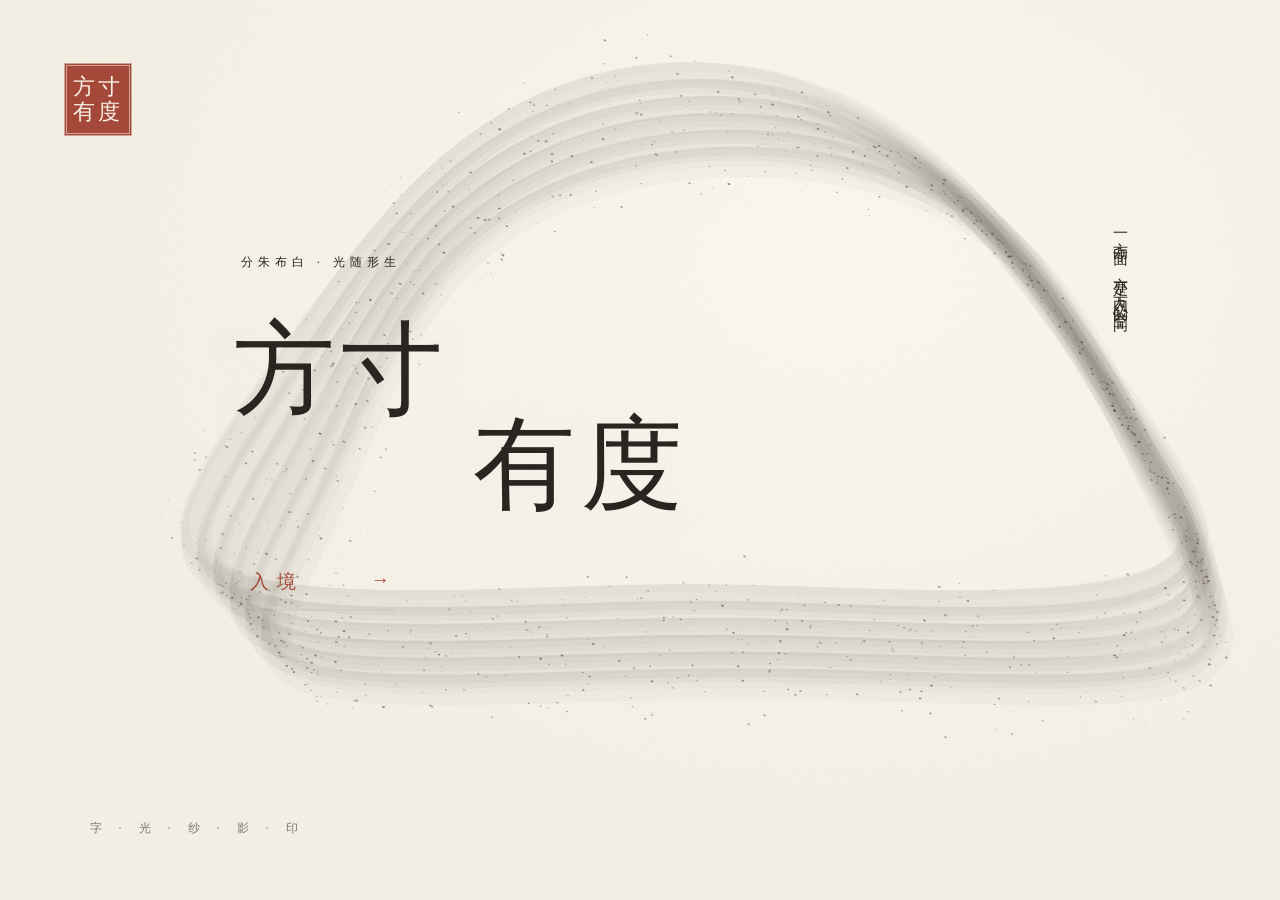
<file: index.html>
<html lang="zh-CN"><head><meta charset="UTF-8"><meta name="viewport" content="width=device-width, initial-scale=1.0"><title>方寸有度 · 布白</title>  <script type="module" crossorigin src="/assets/main-BiDIo-YN.js"></script>
  <link rel="modulepreload" crossorigin href="/assets/modulepreload-polyfill-B5Qt9EMX.js">
  <link rel="modulepreload" crossorigin href="/assets/Archive-DB9XDc_L.js">
  <link rel="stylesheet" crossorigin href="/assets/Archive-CqUvVPlw.css">
  <link rel="stylesheet" crossorigin href="/assets/main-DHMQUC94.css">
</head><body><div id="root"></div></body></html>
</file>
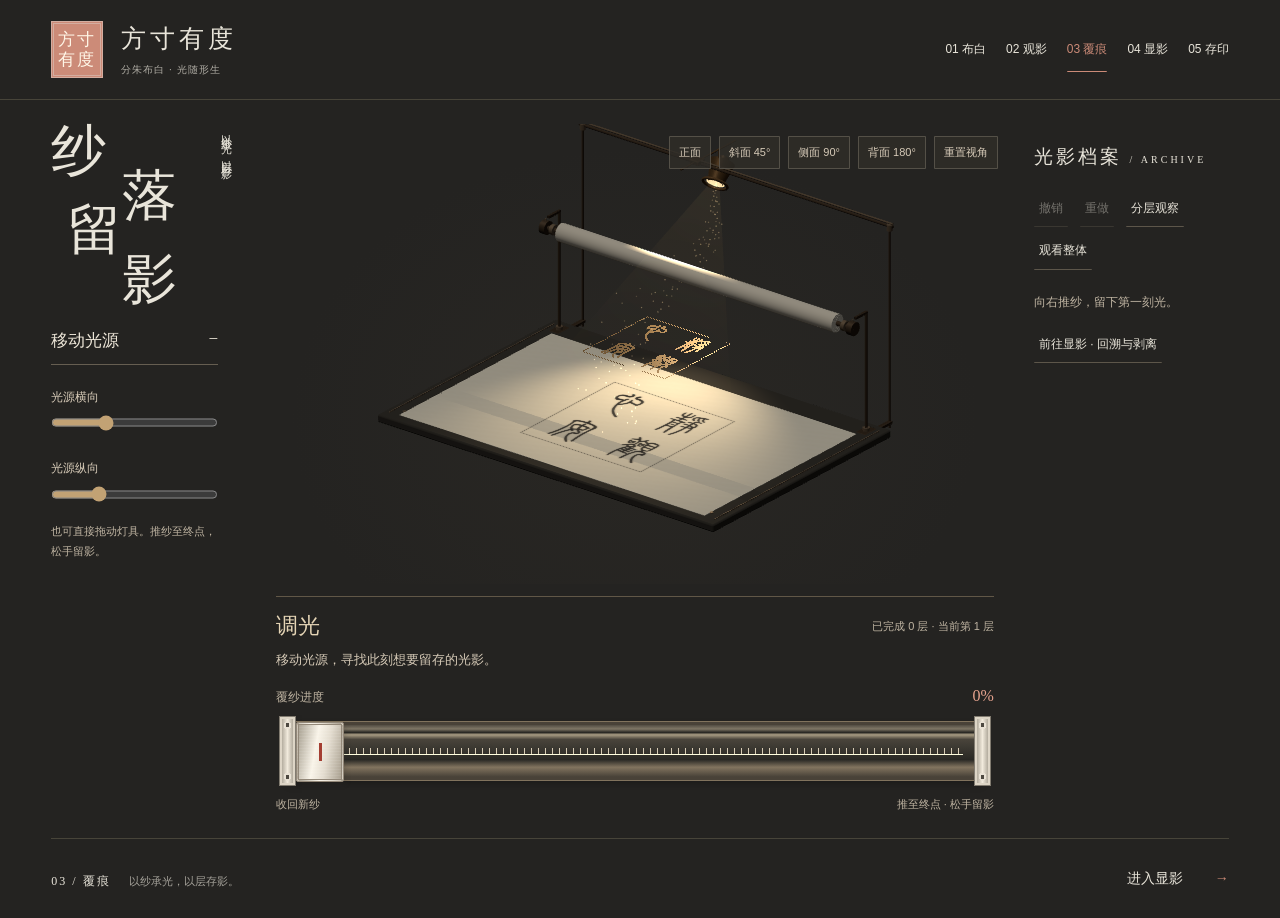
<file: gauze.html>
<!doctype html><html lang="zh">
<script type="module" crossorigin src="/assets/gauze-4qnzo9Ts.js"></script>
<link rel="modulepreload" crossorigin href="/assets/modulepreload-polyfill-B5Qt9EMX.js">
<meta charset="UTF-8"><meta name="viewport" content="width=device-width,initial-scale=1"><title>纱落留影 · 独立原型</title><div id="root"></div></html>
</file>
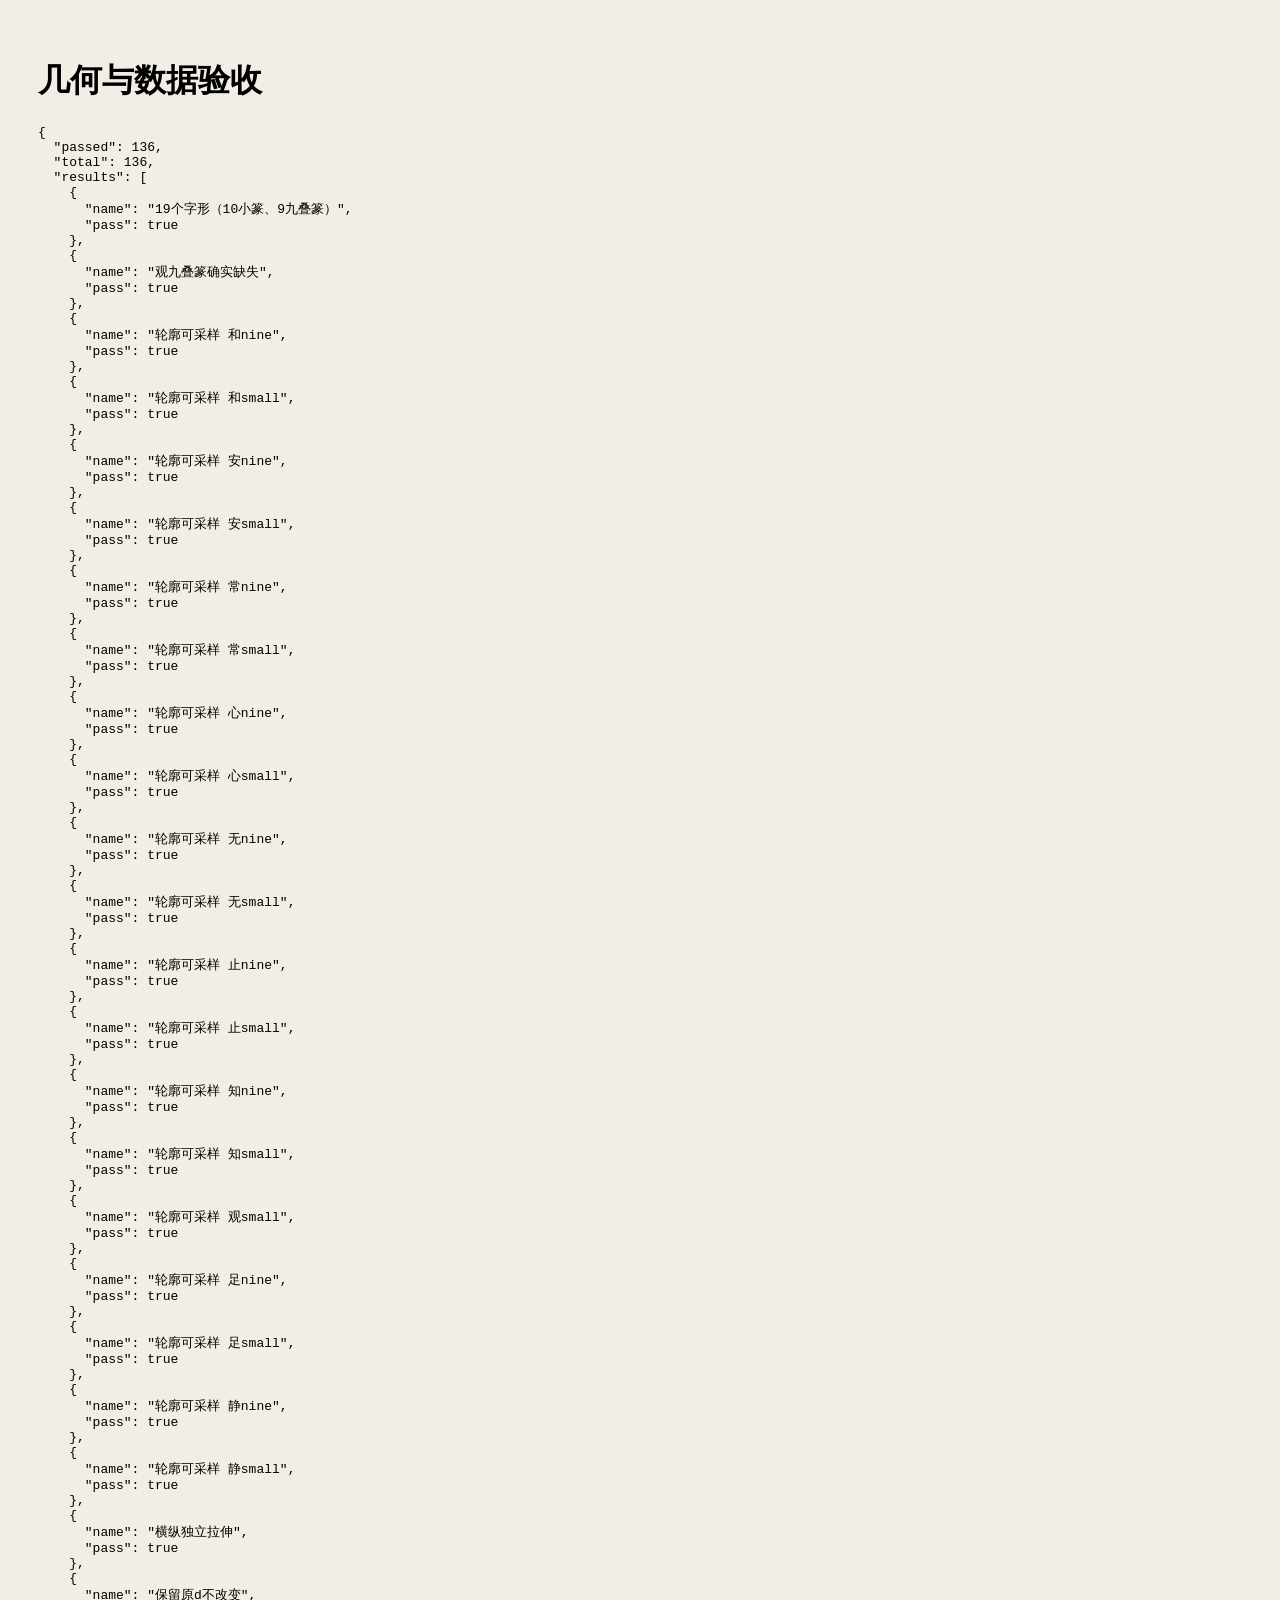
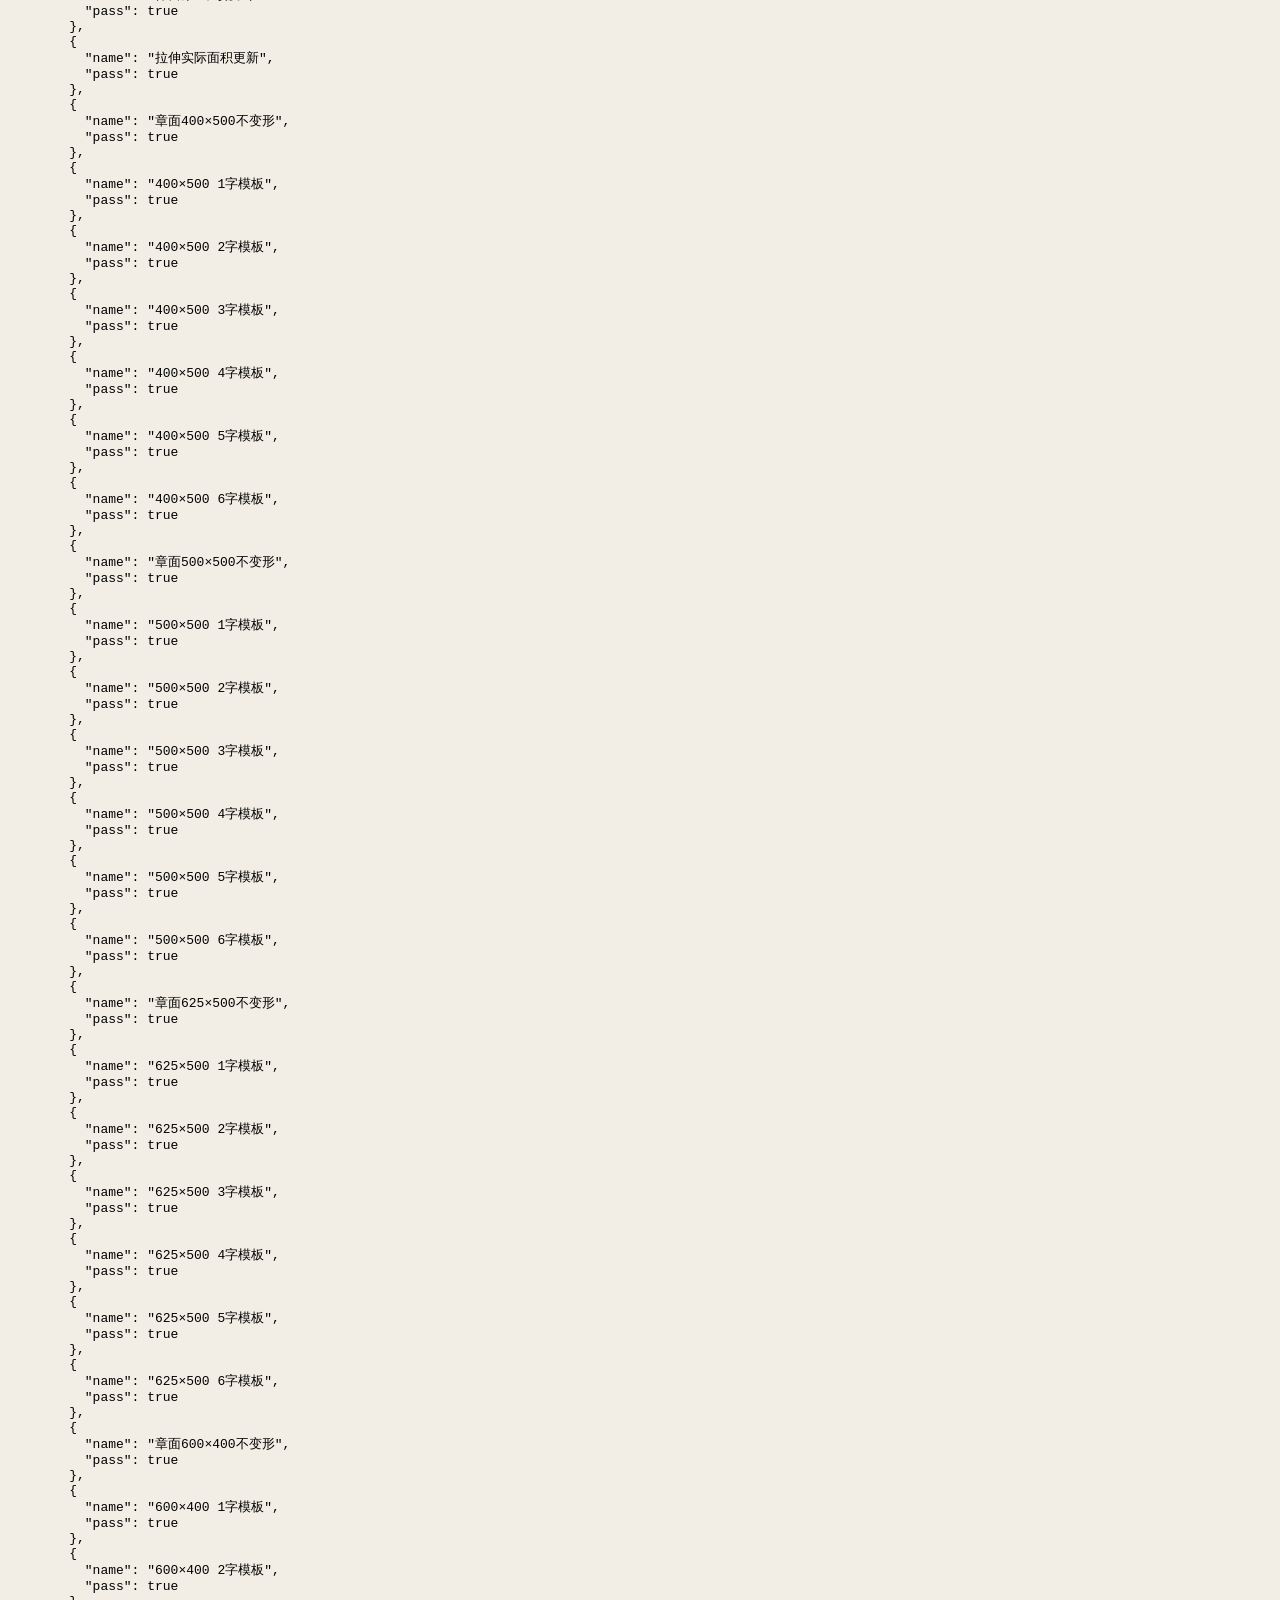
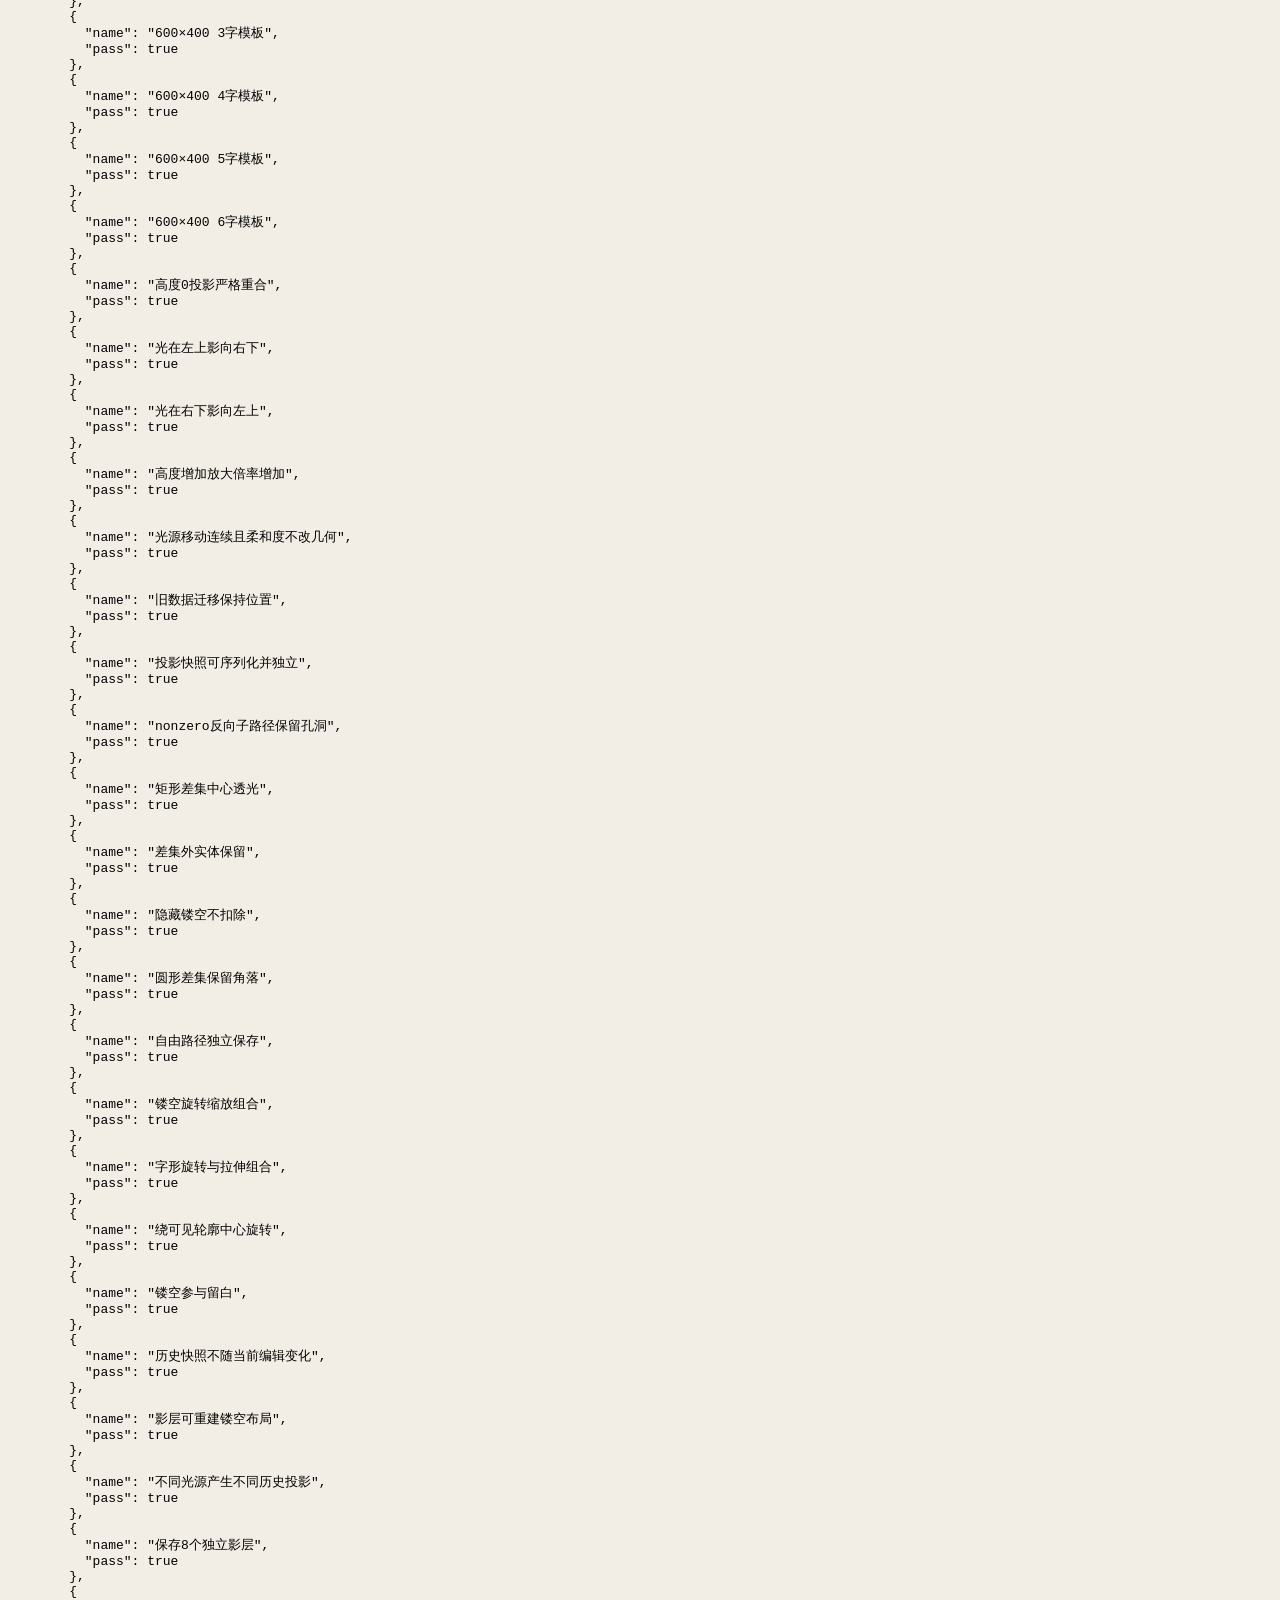
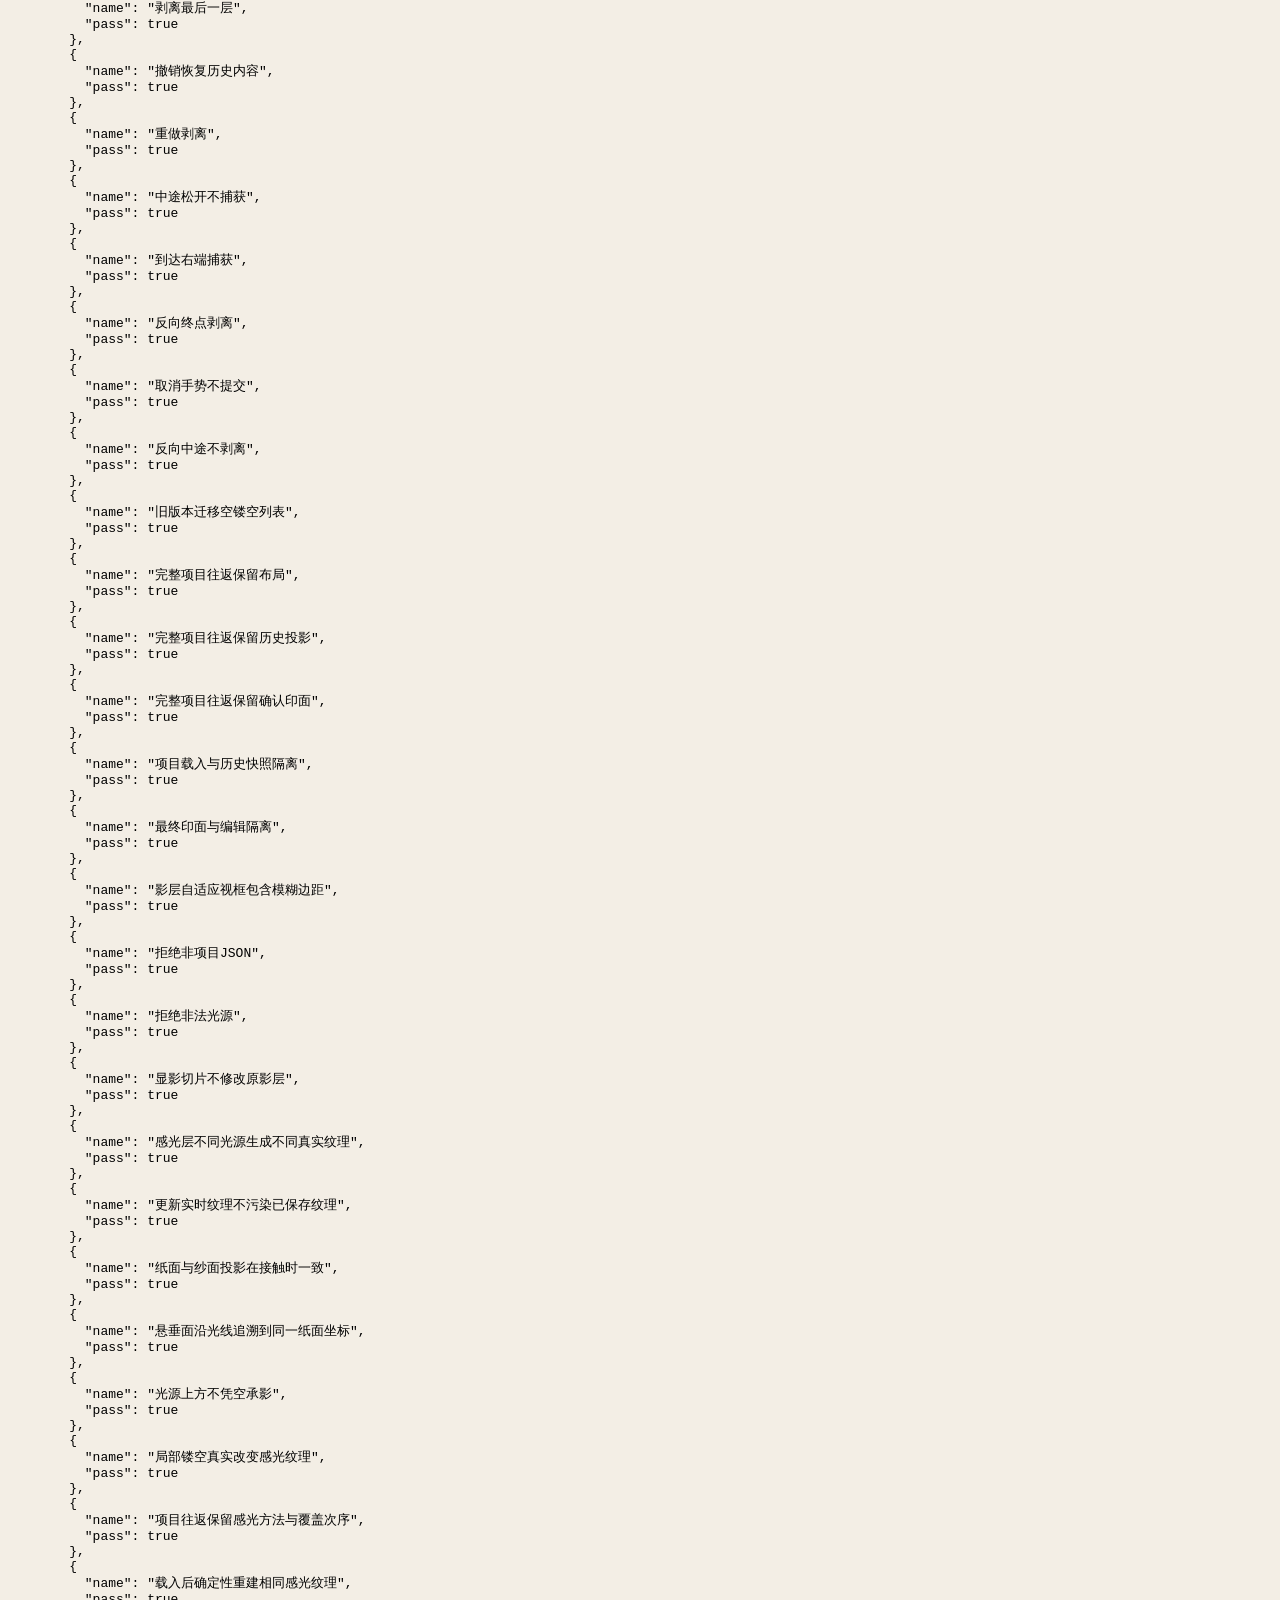
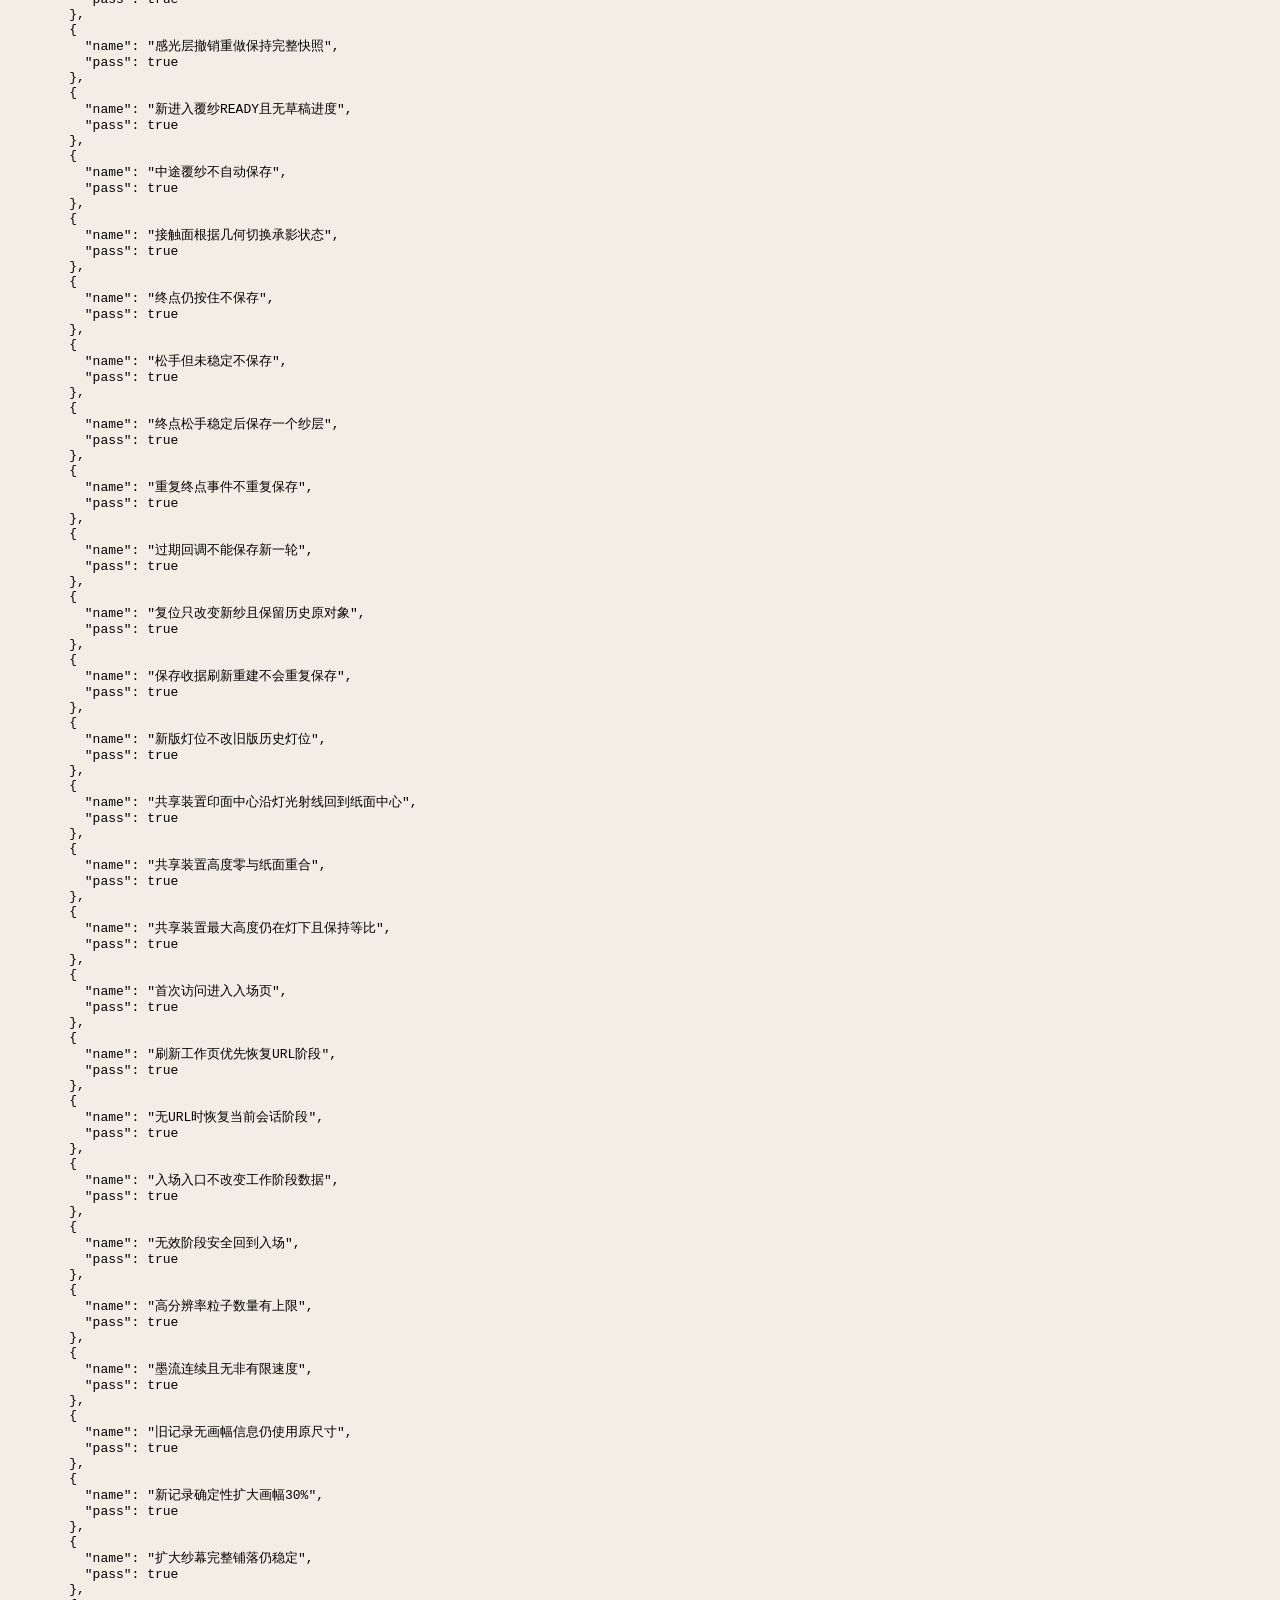
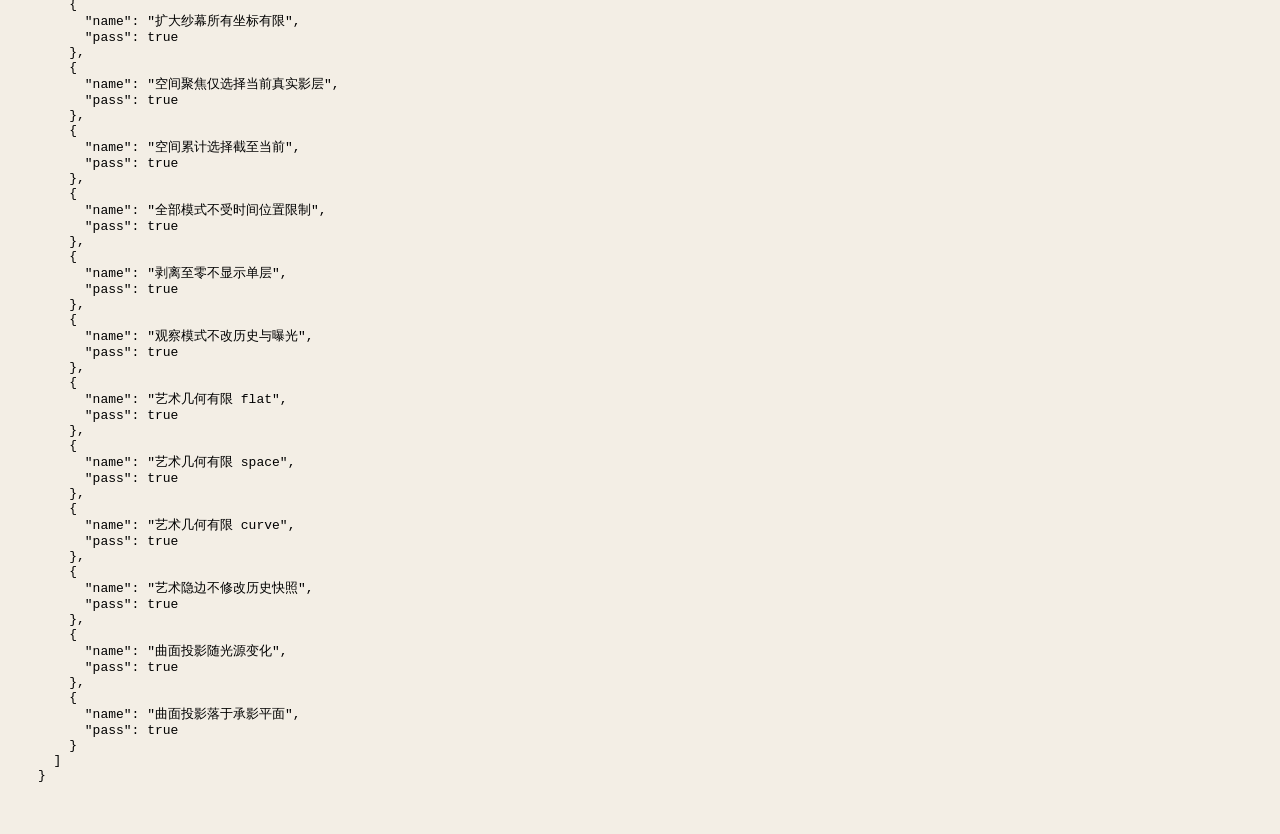
<file: qa.html>
<!doctype html><html lang="zh"><meta charset="UTF-8"><title>方寸有度 · 几何验收</title><script type="module" crossorigin src="/assets/qa-GACqm1_1.js"></script>
<link rel="modulepreload" crossorigin href="/assets/modulepreload-polyfill-B5Qt9EMX.js">
<link rel="modulepreload" crossorigin href="/assets/Archive-DB9XDc_L.js">
<link rel="stylesheet" crossorigin href="/assets/Archive-CqUvVPlw.css">

<body style="font-family:system-ui;padding:30px;background:#f3eee5"><h1>几何与数据验收</h1><pre id="results">运行中</pre></body></html>
</file>
<file: assets/Archive-CqUvVPlw.css>
.stackWork .three-study{height:440px;position:relative}.stackWork .three-study canvas{width:100%;height:100%;display:block}.stackWork .three-study-tools{display:flex;gap:8px;flex-wrap:wrap;font-size:12px}.stackWork .three-study-shell{min-width:0}.exhibition-reveal>main.reveal-art{display:grid;grid-template-columns:minmax(0,1fr) 175px;gap:15px 25px;padding:0 5vw 12px;min-height:0;position:relative}.art-mode-nav{grid-column:1/3;display:flex;gap:35px;align-items:center}.art-mode-nav button{font:23px var(--ex-serif)!important;padding:8px 0!important}.art-mode-nav small{display:block;font:10px Microsoft YaHei;letter-spacing:3px;margin-top:8px;color:#8b8071}.art-mode-nav button:last-child{margin-left:auto;font:12px var(--ex-serif)!important}.art-canvas{height:calc(100dvh - 400px);min-height:310px;position:relative;touch-action:none;background:radial-gradient(ellipse at 50% 72%,#c5b99e24,transparent 68%)}.art-canvas canvas{display:block;width:100%;height:100%;cursor:grab}.art-canvas canvas:active{cursor:grabbing}.art-toolbar{display:flex;align-items:center;gap:20px;flex-wrap:wrap}.art-toolbar p{font:12px var(--ex-serif);margin-right:auto;color:#7e705e}.art-toolbar label{font-size:12px}.art-time{display:flex;align-items:center;gap:20px;margin-top:16px;font-size:12px}.art-time input{flex:1}.exhibition .reveal-art>aside{max-height:calc(100dvh - 370px);overflow:auto;margin:0;padding:0}.reveal-art aside h3{margin:12px 0 25px}.exhibition .reveal-art aside button{display:block;width:100%;text-align:left;padding:12px 0;font-size:12px}.reveal-art aside button span{font:20px Georgia;margin-right:18px}.reveal-art aside small{display:block;padding-left:40px;color:#9b8d7a}.reveal-art aside p{font-size:11px;margin-top:25px}.art-empty{min-height:310px;display:grid;place-items:center}.art-toolbar button:focus-visible,.art-mode-nav button:focus-visible{outline:2px solid #a44839;outline-offset:4px}@media(max-width:850px){.exhibition-reveal>main.reveal-art{grid-template-columns:1fr;padding:0 20px}.art-mode-nav{grid-column:1;gap:20px;flex-wrap:wrap}.art-canvas{height:430px}.reveal-art aside{max-height:180px}.art-toolbar{gap:10px}}
</file>
<file: assets/main-DHMQUC94.css>
:root{--ex-paper:#eeefeb;--ex-ink:#30332f;--ex-muted:#74766d;--ex-line:#777b6a36;--ex-red:#a44839;--ex-serif:"Source Han Serif SC","Noto Serif CJK SC","Songti SC",SimSun,serif}body{background:var(--ex-paper)}.exhibition,.gauze.shared-instrument{position:relative;background:var(--ex-paper);color:var(--ex-ink);min-height:100dvh;padding:0;font:13px/1.7 Microsoft YaHei,sans-serif;overflow-x:clip}.exhibition *,.gauze.shared-instrument *{scrollbar-width:thin;scrollbar-color:#9c9e9166 transparent}.exhibition button{border:0;border-bottom:1px solid var(--ex-line);background:transparent;color:inherit;font-size:12px;padding:8px 5px}.exhibition button:hover:not(:disabled){color:var(--ex-red);background:#878a7710}.exhibition button[aria-pressed=true]{color:var(--ex-red);border-color:var(--ex-red)}.exhibition .exhibition-header,.gauze .exhibition-header{height:100px;padding:20px 4vw;display:flex;align-items:center;gap:18px;border-bottom:1px solid var(--ex-line);background:transparent;justify-content:initial}.exhibition .exhibition-logo,.gauze .exhibition-logo{font:17px/1.12 var(--ex-serif);letter-spacing:2px;padding:6px 4px;background:var(--ex-red);color:#fff6e7;border:3px double #d4ada0;text-decoration:none;flex-shrink:0}.exhibition-brand{font:25px var(--ex-serif);letter-spacing:4px}.exhibition-brand small{display:block;font:10px/1.5 Microsoft YaHei,sans-serif;letter-spacing:1px;margin-top:7px;opacity:.7}.exhibition .exhibition-header nav,.gauze .exhibition-header nav{margin-left:auto;display:flex;gap:24px}.exhibition .exhibition-header button,.gauze .exhibition-header button{border:0;border-bottom:1px solid transparent;padding:12px 0;font-size:12px;white-space:nowrap}.exhibition .exhibition-header button[aria-pressed=true],.gauze .exhibition-header button[aria-pressed=true]{color:var(--ex-red);border-color:var(--ex-red)}.exhibition-title{position:absolute;z-index:1;left:4vw;top:125px;width:220px;pointer-events:none}.exhibition-title h1{font:600 66px/.94 var(--ex-serif);margin:0;letter-spacing:0;display:grid;grid-template-columns:1fr 1fr;width:155px}.exhibition-title h1 span:nth-child(2){padding-top:45px}.exhibition-title h1 span:nth-child(3){margin-top:-18px;padding-left:16px}.exhibition-title h1 span:nth-child(4){padding-top:32px}.exhibition-title p{position:absolute;top:0;right:0;writing-mode:vertical-rl;font:12px/1.8 var(--ex-serif);letter-spacing:3px;margin:0;max-height:215px}.exhibition>main,.gauze.shared-instrument>main{display:grid;grid-template-columns:220px minmax(0,1fr) 220px;gap:32px;padding:24px 4vw;max-width:none;margin:0;min-height:calc(100dvh - 180px);align-items:start}.exhibition>main>aside,.gauze.shared-instrument>main>aside{overflow-y:auto;max-height:calc(100dvh - 220px);padding:0 8px 20px 0;min-width:0;scrollbar-gutter:stable}.exhibition>main>aside:first-child,.gauze.shared-instrument .instructions{padding-top:235px;max-height:calc(100dvh - 180px);grid-column:1;grid-row:1}.exhibition .workspace{padding:0;border:0;min-width:0}.exhibition .workspace,.exhibition .revealPaper,.exhibition .albumPaper{animation:exhibit-arrival .4s ease both}.exhibition .eyebrow,.exhibition>main>aside:first-child>h2{display:none}.exhibition h3{font:22px var(--ex-serif)}.exhibition aside p,.exhibition label{color:#61655b;font-size:12px}.exhibition .hint{font-size:11px}.exhibition .sectionTitle{margin:20px 0 10px;padding-bottom:6px;border-color:var(--ex-line)}.exhibition .characters{grid-template-columns:repeat(5,1fr);gap:4px}.exhibition .characters button{border:0;padding:8px 0}.exhibition .characters strong{font:25px var(--ex-serif)}.exhibition .characters small{font-size:9px}.exhibition .segmented{background:transparent;border:0;gap:10px;padding:0}.exhibition .segmented button{background:transparent;border:0;border-bottom:1px solid var(--ex-line);padding:9px 0}.exhibition .segmented button[aria-pressed=true]{color:var(--ex-red);border-color:var(--ex-red)}.exhibition input[type=range]{accent-color:#8b806b}.exhibition .boardWrap{max-width:620px;margin:18px auto;padding:24px 40px}.exhibition .board{max-height:min(580px,calc(100dvh - 335px));background:#f6f4ed;box-shadow:0 16px 35px #34372c0b;outline-color:#969b7d33}.exhibition .board.observe{background:#dddcd3;color:#30332f}.exhibition .boardCaption{margin-top:20px;letter-spacing:2px}.exhibition .quote{font-size:17px;margin-top:24px}.exhibition .right>h2{font-size:22px}.exhibition .notice{margin-top:10px;padding:10px 0;min-height:40px}.exhibition .archiveStage>aside{gap:12px;display:flex;flex-direction:column}.exhibition .revealPaper,.exhibition .albumPaper{background:transparent;box-shadow:none;border:0;align-self:start}.exhibition .revealPaper>svg{max-height:calc(100dvh - 310px)}.exhibition .timeline{padding:20px 0;border-top:1px solid var(--ex-line);gap:12px}.exhibition .timeline label{margin:0}.exhibition .timeline button{white-space:nowrap;font-size:11px}.exhibition .archiveStage aside:last-child button{border:0;border-left:1px solid var(--ex-line);background:transparent}.exhibition .archiveStage aside:last-child button[aria-pressed=true]{border-color:var(--ex-red);color:var(--ex-red);background:#a4483906}.exhibition .archiveStage aside:last-child small{font-size:11px}.exhibition .albumPaper{padding:20px 0}.exhibition .albumPaper>svg{max-height:calc(100dvh - 230px)}.exhibition .save{color:var(--ex-red);background:transparent}.exhibition .importLabel{border-top:1px solid var(--ex-line);padding-top:12px}.exhibition .importLabel input{max-width:100%;font-size:10px}.exhibition .exhibition-footer,.gauze .exhibition-footer{height:80px;margin:0 4vw;padding:14px 0;display:flex;align-items:center;justify-content:space-between;border-top:1px solid var(--ex-line)}.exhibition-footer>span{font:12px var(--ex-serif);letter-spacing:2px}.exhibition-footer small{display:inline-block;margin-left:18px;font:11px Microsoft YaHei,sans-serif;letter-spacing:0;opacity:.65}.exhibition .exhibition-footer button,.gauze .exhibition-footer button{background:transparent;color:inherit;font-size:14px;border:0;padding:10px 0}.exhibition-footer button span{margin-left:28px;color:var(--ex-red)}.gauze.shared-instrument .installation{max-width:none;width:100%}.gauze.shared-instrument .archive{grid-column:3;grid-row:1;margin:20px 0 0}.gauze.shared-instrument .three-study{height:calc(100dvh - 385px);min-height:330px;max-height:none}.gauze.shared-instrument .release-control{margin-top:12px}.gauze.shared-instrument .room-caption{padding:16px 0}.gauze.shared-instrument .instrument-notes{margin-top:20px}.gauze.shared-instrument .control-content label{width:100%}.gauze.shared-instrument .instructions summary{font-size:17px}.gauze.shared-instrument.gauze-darkroom{--ex-ink:#e9e5da;--ex-line:#a89e7c44;--ex-red:#cc8b78;background:#242321;color:#e9e5da}.gauze-darkroom .exhibition-title{color:#e9e5da}@keyframes exhibit-arrival{0%{opacity:0;transform:translateY(8px)}to{opacity:1;transform:none}}@media(max-width:1450px){.exhibition>main,.gauze.shared-instrument>main{grid-template-columns:185px minmax(0,1fr) 195px;gap:24px}.exhibition-title{width:185px}.exhibition-title h1{font-size:55px;width:130px}.exhibition-title p{font-size:11px}.exhibition>main>aside:first-child,.gauze.shared-instrument .instructions{padding-top:205px}.exhibition .boardWrap{padding:24px}.exhibition .exhibition-header nav,.gauze .exhibition-header nav{gap:20px}.exhibition-footer small{max-width:350px}.gauze.shared-instrument .three-study{min-height:290px}}@media(max-width:850px){.exhibition .exhibition-header,.gauze .exhibition-header{height:auto;min-height:110px;flex-wrap:wrap;padding:16px 20px}.exhibition-brand{font-size:21px}.exhibition .exhibition-header nav,.gauze .exhibition-header nav{width:100%;gap:8px;justify-content:space-between}.exhibition-title{position:relative;top:auto;left:auto;margin:24px 20px;width:calc(100% - 40px)}.exhibition-title h1{display:flex;gap:10px;width:auto;font-size:43px}.exhibition-title h1 span:nth-child(n){padding:0;margin:0}.exhibition-title p{position:static;writing-mode:horizontal-tb;margin-top:14px;max-height:none}.exhibition>main,.gauze.shared-instrument>main{grid-template-columns:1fr;padding:20px;gap:24px;min-height:0}.exhibition>main>aside,.gauze.shared-instrument>main>aside{max-height:none;overflow:visible}.exhibition>main>aside:first-child,.gauze.shared-instrument .instructions{padding-top:0;grid-column:1;grid-row:auto}.exhibition .workspace,.gauze.shared-instrument .installation,.gauze.shared-instrument .archive,.gauze.shared-instrument .instrument-notes{grid-column:1;grid-row:auto}.exhibition .board{max-height:480px}.exhibition .revealPaper>svg,.exhibition .albumPaper>svg{max-height:none}.exhibition-footer small{display:none}.gauze.shared-instrument .three-study{height:430px}.exhibition .exhibition-footer,.gauze .exhibition-footer{margin:0 20px}.exhibition .archiveStage>aside:last-child{grid-column:1}}@media(prefers-reduced-motion:reduce){.exhibition .workspace,.exhibition .revealPaper,.exhibition .albumPaper{animation:none}}.exhibition .layout-settings{border-top:1px solid var(--ex-line);margin-top:22px;padding-top:12px}.layout-settings summary{cursor:pointer;font:15px var(--ex-serif);margin-bottom:14px}.exhibition .pending-edition{text-align:center;padding:25px 30px}.pending-edition>span{font:12px var(--ex-serif);letter-spacing:6px;color:var(--ex-muted)}.exhibition .pending-impression{max-width:360px;width:65%;max-height:calc(100dvh - 350px);margin:50px auto 35px}.pending-impression svg{display:block;max-height:inherit}.pending-edition h2{font:24px var(--ex-serif)}.pending-edition p{font-size:12px;color:var(--ex-muted)}.timeline-nodes{display:flex;gap:8px;padding:0 0 15px;flex-wrap:wrap}.exhibition .timeline-nodes button{padding:5px 8px;font:12px Georgia,serif;min-width:30px}.exhibition .timeline-nodes button[aria-pressed=true]{background:var(--ex-red);color:var(--ex-paper)}@media(min-width:851px){.exhibition>main>aside:first-child,.gauze.shared-instrument .instructions{padding-top:0;margin-top:235px;max-height:calc(100dvh - 420px)}}@media(min-width:851px)and (max-width:1450px){.exhibition>main>aside:first-child,.gauze.shared-instrument .instructions{margin-top:205px;max-height:calc(100dvh - 390px)}}@media(max-width:850px){.pending-edition{padding:20px}.exhibition .pending-impression{max-height:none;margin:30px auto}}.entrance{position:relative;display:block;width:100%;max-width:none;height:100dvh;min-height:600px;margin:0;padding:0;overflow:hidden;background:#eeefeb;color:#292c27}.entrance canvas{position:absolute;top:0;right:0;bottom:0;left:0;width:100%;height:100%;pointer-events:none}.entrance-seal{position:absolute;top:7vh;left:5vw;background:#a44839;color:#faf2e6;border:3px double #cfa396;padding:8px 6px;font:22px/1.15 var(--ex-serif);letter-spacing:3px}.entrance-caption{position:absolute;top:17vh;right:7vw;writing-mode:vertical-rl;font:15px/2.2 var(--ex-serif);letter-spacing:5px}.entrance-centre{position:absolute;left:50%;top:46%;transform:translate(-50%,-50%);text-align:center;transition:opacity .48s,transform .48s}.entrance-centre>p{font:14px var(--ex-serif);letter-spacing:7px;margin:0 0 40px}.entrance h1{font:500 clamp(70px,7vw,136px)/1.15 var(--ex-serif);letter-spacing:16px;margin:0;display:flex;gap:12px;align-items:flex-start}.entrance h1 span:last-child{padding-top:65px}.entrance button{border:0;border-bottom:1px solid #777c6866;background:transparent;margin-top:65px;padding:15px 5px;width:150px;text-align:left;font:19px var(--ex-serif);letter-spacing:8px;color:#a44839}.entrance button span{float:right;letter-spacing:0}.entrance button:hover{background:transparent;border-color:#a44839}.entrance-foot{position:absolute;bottom:6vh;left:50%;transform:translate(-50%);font:12px var(--ex-serif);letter-spacing:7px;color:#777b70;white-space:nowrap}.entrance.departing .entrance-centre{opacity:0;transform:translate(-50%,-54%)}.entrance.departing canvas{transition:opacity .48s;opacity:.3}@media(max-width:850px){.entrance h1{font-size:64px;letter-spacing:6px}.entrance-centre>p{font-size:12px;letter-spacing:3px}.entrance-caption{font-size:11px;right:6vw}.entrance h1 span:last-child{padding-top:48px}.entrance-seal{font-size:17px}}.gauze.shared-instrument{display:block;height:auto;overflow-y:visible}.gauze.shared-instrument>main{height:auto}.gauze.shared-instrument .three-study{height:calc(100dvh - 440px);min-height:270px}.exhibition>main{box-sizing:border-box}.exhibition .exhibition-footer,.gauze .exhibition-footer{box-sizing:border-box}@media(max-width:850px){.gauze.shared-instrument .three-study{height:430px;min-height:0}}.gauze{--paper:#f8f5eb;--ink:#302b28;--red:#a43e32;--stone:#c4b49f;--muted:#726653}.gauze *{box-sizing:border-box}.gauze{margin:0;padding:16px;background:var(--stone);color:var(--ink);font:13px/1.65 Microsoft YaHei,sans-serif}.gauze{position:relative;min-height:calc(100vh - 32px);background:var(--paper);overflow:hidden}.gauze button,.gauze input,.gauze summary{font:inherit}.gauze button,.gauze a,.gauze summary{-webkit-tap-highlight-color:transparent}.gauze button{cursor:pointer;background:transparent;border:0;border-bottom:1px solid #b2a28866;padding:8px 5px;color:inherit}.gauze button:disabled{opacity:.4;cursor:default}.gauze button:hover:not(:disabled){color:var(--red)}.gauze button:focus-visible,.gauze a:focus-visible,.gauze input:focus-visible,.gauze summary:focus-visible{outline:2px solid var(--red);outline-offset:4px}.gauze header{height:90px;display:flex;align-items:center;gap:16px;padding:20px 34px}.gauze .edition-mark{font:16px/1.15 SimSun,serif;color:var(--red);text-decoration:none;border:1px solid;padding:6px;letter-spacing:2px}.gauze .catalogue{font:16px/1.7 SimSun,serif}.gauze .catalogue em{font:11px Microsoft YaHei;color:var(--muted);font-style:normal}.gauze .back-link{margin-left:auto;color:var(--muted);font-size:12px;text-underline-offset:5px}.gauze .work-title{position:absolute;left:48px;top:135px;width:220px}.gauze .work-title h1{display:flex;gap:14px;margin:0;font:700 64px/1.15 KaiTi,STKaiti,SimSun,serif;letter-spacing:5px}.gauze .work-title h1 span{writing-mode:vertical-rl}.gauze .work-title h1 span:first-child{padding-top:36px}.gauze .work-title h1 span:last-child{font-size:54px}.gauze .work-title p{position:absolute;left:155px;top:22px;margin:0;writing-mode:vertical-rl;font:13px/1.8 SimSun;letter-spacing:2px}.gauze .red-seal{display:block;width:42px;height:42px;margin:24px 0 0 80px;color:var(--red)}.gauze .red-seal svg{width:100%;height:100%}.gauze main{position:relative;padding:0 34px 0 290px}.gauze .installation{min-width:0}.gauze .apparatus-label{display:flex;justify-content:space-between;padding:0 24px;color:var(--muted);font-size:12px}.gauze .apparatus-label small{font-size:12px}.gauze .installation canvas{display:block;width:100%;height:470px;object-fit:contain}.gauze .instructions{position:absolute;top:320px;left:34px;width:225px}.gauze .instructions summary{cursor:pointer;background:var(--ink);color:var(--paper);padding:12px 16px;font:17px SimSun;list-style:none}.gauze .instructions summary:after{content:"−";float:right}.gauze .instructions details:not([open]) summary:after{content:"＋"}.gauze .control-content{display:flex;flex-wrap:wrap;gap:10px;padding:12px 4px}.gauze .control-content>.section-no,.gauze .control-content>h2,.gauze .control-content>p{display:none}.gauze .control-content label{display:block;width:100px;font-size:12px}.gauze .control-content input{display:block;width:100%;accent-color:var(--red);margin:8px 0}.gauze .control-content button{font-size:12px;padding:5px 2px}.gauze .control-content>small{font-size:11px;color:var(--muted);line-height:1.8}.gauze .track{position:relative;height:38px;margin:0 22px;border:1px solid #a19784;background:linear-gradient(#d0c6b2 0,#d0c6b2 12%,#8c8373 13%,#8c8373 16%,#f8f5eb 18%,#f8f5eb 77%,#aaa08d 79%,#aaa08d 82%,#d9cebb 84%);-webkit-user-select:none;user-select:none;touch-action:none}.gauze .track:before,.gauze .track:after{content:"";position:absolute;top:-5px;width:8px;height:46px;background:#aaa18e;border:1px solid #e3dccd}.gauze .track:before{left:-10px}.gauze .track:after{right:-10px}.gauze .track button{position:absolute;transform:translate(-50%);width:42px;height:35px;background:linear-gradient(100deg,#ded7c9,#faf7ee,#b5aa98);border:1px solid #a49782;font:18px Georgia;touch-action:none;-webkit-user-select:none;user-select:none;padding:4px}.gauze .installation>p{font-size:12px;color:var(--muted);margin:12px 22px;min-height:38px}.gauze .archive{display:flex;align-items:center;flex-wrap:wrap;gap:16px;margin:28px 0 0 -256px;padding:20px 0;border-top:1px solid #ab9c8155}.gauze .archive h2{font:26px SimSun;margin:0 15px 0 0}.gauze .archive>p{font-size:12px;color:var(--muted);max-width:340px;margin-left:auto}.gauze .record{display:flex;align-items:center;gap:12px;border:0;border-left:1px solid #b2a28866;padding:8px 14px}.gauze .record b{font:28px Georgia;color:var(--red)}.gauze .record small{font-size:11px;color:var(--muted);text-align:left}.gauze .record[aria-pressed=true]{border-left:2px solid var(--red);background:#a43e3208}.gauze .history-thumb{width:55px;height:55px;color:var(--red)}.gauze .colophon{display:flex;gap:22px;padding:20px 34px;color:var(--muted);font:12px SimSun}.gauze .colophon span{color:var(--red)}.gauze .colophon p{margin:0}.gauze .colophon small{margin-left:auto;font-size:11px}@media(max-width:1000px){.gauze main{padding-left:250px}.gauze .work-title{left:34px}.gauze .work-title h1{font-size:54px}.gauze .work-title h1 span:last-child{font-size:46px}.gauze .work-title p{left:132px}.gauze .instructions{left:25px;width:205px}.gauze .control-content label{width:90px}.gauze .archive{margin-left:-225px}}@media(max-width:700px){.gauze{padding:8px}.gauze header{padding:16px;height:80px}.gauze .work-title{position:relative;left:24px;top:auto;height:235px}.gauze .work-title h1{font-size:48px}.gauze .work-title h1 span:last-child{font-size:42px}.gauze .red-seal{position:absolute;left:70px;top:170px;margin:0}.gauze .work-title p{left:145px}.gauze main{padding:0 20px}.gauze .instructions{position:static;width:100%;margin:0 0 20px}.gauze .control-content label{width:130px}.gauze .installation canvas{height:340px}.gauze .apparatus-label{padding:0;font-size:11px}.gauze .archive{margin-left:0}.gauze .archive>p{margin-left:0}.gauze .colophon{flex-wrap:wrap;padding:20px}.gauze .colophon small{margin:0}}@media(prefers-reduced-motion:reduce){.gauze *,.gauze *:before,.gauze *:after{animation:none!important;transition:none!important}}.gauze{padding:0;background:#eeeae1}.gauze{min-height:100vh;background:radial-gradient(ellipse at 26% 34%,#e1dcd066,transparent 34%),#f5f2e9}.gauze header{height:95px;padding:22px 5.5%;border-bottom:1px solid #a79d8c66;margin:0 2%}.gauze .work-title{left:5.5%;top:125px;width:230px}.gauze .work-title h1{position:relative;display:block;font:700 74px/1 KaiTi,STKaiti,SimSun;letter-spacing:0;height:280px}.gauze .work-title h1 span{position:absolute;writing-mode:horizontal-tb;padding:0!important;font-size:inherit!important}.gauze .work-title h1 span:nth-child(1){left:0;top:0;font-size:100px!important}.gauze .work-title h1 span:nth-child(2){left:68px;top:80px;font-size:67px!important}.gauze .work-title h1 span:nth-child(3){left:14px;top:145px;font-size:68px!important}.gauze .work-title h1 span:nth-child(4){left:85px;top:205px;font-size:80px!important}.gauze .work-title p{left:205px;top:8px}.gauze .red-seal{position:absolute;left:0;top:238px;margin:0;width:28px;height:36px}.gauze main{padding:12px 235px 0 280px;min-height:650px}.gauze .installation canvas{height:520px}.gauze .instructions{left:5.5%;top:335px;width:215px}.gauze .instructions summary{background:transparent;color:var(--ink);padding:0 0 12px;border-bottom:1px solid #a79d8c55;font-size:15px}.gauze .control-content{padding:14px 0;gap:12px}.gauze .control-content input{accent-color:#726b61}.gauze .control-content label:last-of-type{display:none}.gauze .control-content button{border:1px solid #b1a69488;padding:8px;font:14px SimSun}.gauze .control-content button:first-of-type{color:var(--red);border-color:var(--red)}.gauze .control-content>small{font-size:10px}.gauze .archive{position:absolute;right:4%;top:55px;width:170px;display:block;margin:0;padding:0;border:0}.gauze .archive h2{font-size:20px;white-space:nowrap;margin:0 0 20px}.gauze .archive h2 small{font:11px Georgia}.gauze .archive>button{font-size:12px}.gauze .record{position:relative;border-left:1px solid #8c837566;margin:0 0 0 6px;padding:12px 0 12px 15px;gap:10px;width:100%}.gauze .record:before{content:"";position:absolute;left:-4px;top:40px;width:7px;height:7px;border-radius:50%;background:#726b61}.gauze .record b{order:2;font-size:20px;color:var(--ink)}.gauze .record small{display:none}.gauze .record[aria-pressed=true]:before{background:var(--red)}.gauze .history-thumb{width:70px;height:70px;color:#625e56;background:#d6d0c366}.gauze .record[aria-pressed=true] .history-thumb{outline:1px solid var(--red)}.gauze .archive>p{font:12px/2 SimSun;margin-top:20px}.gauze .track{height:48px;margin:0 -115px 0 0;background:repeating-linear-gradient(90deg,transparent 0 8px,#756e5933 8px 9px) top/100% 8px no-repeat,linear-gradient(#b0a899,#f7f3e9 18%,#837c6e 21%,#d4cbbb 28%,#e9e3d7 70%,#80796b 75%,#d2c9b7 85%);box-shadow:0 8px 12px #594f3322}.gauze .track:before,.gauze .track:after{height:60px;top:-7px;width:15px;border:2px solid #8c8371;box-shadow:inset 0 0 0 2px #ddd4c4}.gauze .track button{height:54px;top:-4px;width:54px;box-shadow:2px 5px 6px #4e402233;color:var(--red)}.gauze .apparatus-label{font-size:11px}.gauze .installation>p{margin:16px 0;font-size:12px}.gauze .colophon{padding:15px 5.5% 25px}.gauze .colophon p{margin-left:auto}.gauze .colophon small{display:none}@media(max-width:1100px){.gauze main{padding-left:240px;padding-right:190px}.gauze .work-title{left:4%}.gauze .work-title p{left:165px}.gauze .instructions{left:4%;width:185px}.gauze .archive{right:3%;width:145px}.gauze .installation canvas{height:480px}.gauze .track{margin-right:-95px}.gauze .history-thumb{width:60px;height:60px}.gauze .archive h2{font-size:17px}}@media(max-width:800px){.gauze header{padding:18px}.gauze .work-title{position:relative;left:24px;top:20px;height:300px}.gauze .instructions{position:relative;left:0;top:0;width:100%;margin-bottom:15px}.gauze .control-content label{width:130px}.gauze main{padding:20px;min-height:0}.gauze .installation canvas{height:390px}.gauze .archive{position:static;width:100%;margin-top:35px;display:flex;flex-wrap:wrap;gap:12px}.gauze .record{width:110px}.gauze .archive>p{width:100%}.gauze .track{margin-right:0}.gauze .colophon{flex-wrap:wrap}.gauze .colophon p{margin:0}}.gauze{background:#f5f2e9}.gauze main{padding:15px 220px 0 280px}.gauze .installation canvas{height:600px;object-fit:fill}.gauze .track{margin:0 20px;height:46px}.gauze .installation>p{margin:18px 20px}.gauze .instructions{top:345px}.gauze .archive{top:70px}.gauze .work-title p{left:180px;z-index:2}.gauze .work-title{z-index:2}.gauze .colophon{padding-top:15px}.gauze .archive>p{color:#655f56}.gauze .record{min-height:80px}.gauze .apparatus-label{visibility:hidden;height:4px}@media(min-width:1400px){.gauze main{padding-left:310px;padding-right:250px}.gauze .instructions{width:225px}.gauze .installation canvas{height:620px}.gauze .archive{width:185px}}@media(max-width:1000px){.gauze main{padding-left:240px;padding-right:180px}.gauze .installation canvas{height:500px}.gauze .instructions{width:180px}.gauze .work-title p{left:165px}}@media(max-width:800px){.gauze main{padding:20px}.gauze .installation canvas{height:430px}.gauze .instructions,.gauze .archive{top:auto}.gauze .track{margin:0 12px}}.gauze .ink-atmosphere{position:absolute;top:0;right:0;bottom:0;left:0;width:100%;height:100%;pointer-events:none;z-index:0}.gauze header,.gauze main,.gauze .colophon{position:relative;z-index:1}.gauze .catalogue{font-size:15px;letter-spacing:1.5px}.gauze .catalogue em{font:14px SimSun;letter-spacing:4px}.gauze .direction-controls{display:flex;width:100%;gap:10px}.gauze .direction-controls button{flex:1;font-size:18px;padding:8px;color:var(--ink);border:1px solid #aaa196}.gauze .direction-controls button[aria-pressed=true]{color:var(--red);border-color:var(--red)}.gauze .control-content>button:first-of-type{color:var(--ink);border-color:#b1a69488}.gauze .control-content>small{font-size:11px}.gauze .installation>p{display:flex;justify-content:space-between;gap:12px;align-items:baseline}.gauze .travel{white-space:nowrap;font:18px SimSun;color:var(--ink)}.gauze .travel b{font-weight:400;color:var(--red)}.gauze .installation canvas{background:transparent}.gauze .archive{max-height:550px;overflow-y:auto;scrollbar-width:thin}.gauze .record[aria-pressed=true] b{color:var(--red)}.gauze .track button{border:3px double #938778;border-radius:2px}.gauze .track:before,.gauze .track:after{background:radial-gradient(circle at 50% 12%,#302b28 0 2px,#c8bdac 2.5px 3.5px,transparent 4px),radial-gradient(circle at 50% 88%,#302b28 0 2px,#c8bdac 2.5px 3.5px,transparent 4px),linear-gradient(90deg,#625d54,#d0c9ba,#6d675b)}.gauze-scenery{position:fixed;top:0;right:0;bottom:0;left:0;z-index:0;pointer-events:none;background:#f5f2e9 url(/art/gauze-background.png) center center / cover no-repeat}.gauze-dust{position:absolute;top:0;right:0;bottom:0;left:0;width:100%;height:100%;pointer-events:none}@media(prefers-reduced-motion:reduce){.gauze-dust{display:none}}.gauze main{display:grid;grid-template-columns:220px minmax(0,1fr) 180px;gap:32px;max-width:1600px;margin:0 auto;padding:24px 32px 0;min-height:max(660px,calc(100vh - 175px));align-items:start}.gauze .installation{width:100%;max-width:1000px;min-width:0;justify-self:center;grid-column:2;grid-row:1}.gauze .installation canvas{width:100%;height:auto;aspect-ratio:48/31;object-fit:contain;display:block}.gauze .instructions{position:static;width:auto;grid-column:1;grid-row:1;padding-top:320px;margin:0}.gauze .archive{position:static;width:auto;grid-column:3;grid-row:1;margin:30px 0 0;max-height:calc(100vh - 200px)}.gauze .work-title{position:absolute;left:max(32px,calc((100% - 1600px)/2 + 32px));top:125px;width:220px;height:290px}.gauze .work-title h1{font-family:"Source Han Serif SC","Noto Serif CJK SC",Songti SC,SimSun,serif;font-weight:700;height:280px}.gauze .work-title h1 span:nth-child(1){font-size:94px!important;left:0;top:0}.gauze .work-title h1 span:nth-child(2){font-size:76px!important;left:78px;top:72px}.gauze .work-title h1 span:nth-child(3){font-size:78px!important;left:16px;top:144px}.gauze .work-title h1 span:nth-child(4){font-size:88px!important;left:98px;top:206px}.gauze .work-title p{left:194px;top:0;font-size:12px}.gauze .red-seal{top:245px;left:0}.gauze .track{margin:16px 20px 0;width:auto}.gauze .installation>p{flex-wrap:wrap}.gauze .control-content label{width:100%}.gauze .archive h2{font-size:19px}.gauze .archive h2 small{font-size:10px}@media(min-width:1800px){.gauze .installation{margin-top:50px}.gauze .archive{margin-top:80px}}@media(min-width:801px)and (max-width:1150px){.gauze main{grid-template-columns:185px minmax(0,1fr) 150px;gap:20px;padding:20px 24px 0}.gauze .work-title{left:24px;width:185px;transform:scale(.86);transform-origin:top left}.gauze .instructions{padding-top:285px}.gauze .installation{margin-top:45px}.gauze .archive h2{font-size:17px}.gauze .archive h2 small{font-size:9px}.gauze .control-content{gap:8px}.gauze .direction-controls button{font-size:16px}}@media(max-width:800px){.gauze main{display:flex;flex-direction:column;padding:20px;gap:24px;min-height:0}.gauze .work-title{position:relative;left:24px;top:20px;height:300px;transform:scale(.85);transform-origin:top left}.gauze .instructions{padding-top:0;width:100%}.gauze .control-content label{width:calc(50% - 8px)}.gauze .installation{margin-top:0}.gauze .archive{width:100%;margin:0;max-height:400px;display:flex;flex-wrap:wrap}.gauze .archive h2{width:100%}.gauze .record{width:110px}.gauze .colophon{gap:12px}}.gauze .three-study{position:relative;width:100%;aspect-ratio:48/31}.gauze .three-study canvas{width:100%;height:100%;display:block}.gauze .three-study-tools{display:flex;gap:8px;align-items:center;flex-wrap:wrap;font-size:11px;color:#726653}.gauze .three-study-tools span{flex:1;min-width:180px}.gauze .three-study-tools button{font-size:11px;padding:5px}.gauze{padding:0;width:100%;min-height:100vh;font:13px/1.65 Microsoft YaHei,sans-serif;color:#302b28}.gauze header{height:108px;flex-wrap:wrap}.gauze-stages{display:flex;gap:12px;margin-left:auto}.gauze-stages button{font-size:13px;white-space:nowrap}.gauze-stages button[aria-pressed=true]{color:#a43e32;border-bottom-color:#a43e32}.gauze main{grid-template-columns:220px minmax(0,1fr) 180px;max-width:1800px;min-height:calc(100vh - 175px)}.gauze .installation{max-width:none;margin-top:0}.gauze .three-study{height:min(65vh,680px);aspect-ratio:auto}.gauze .three-study canvas{aspect-ratio:auto}.gauze .work-title{left:max(32px,calc((100% - 1800px)/2 + 32px))}.gauze .archive{margin-top:30px}.gauze .back-link{display:none}@media(max-width:800px){.gauze header{height:auto}.gauze-stages{margin-left:0;flex-wrap:wrap}.gauze .three-study{height:340px}.gauze main{min-height:0}}@media(min-width:1100px)and (min-height:800px){.gauze{height:100vh;min-height:0;display:grid;grid-template-rows:108px minmax(0,1fr) 60px}.gauze header{width:96%;margin:0 2%}.gauze main{width:100%;height:100%;min-height:0;padding-bottom:0}.gauze .three-study{height:calc(100vh - 300px);max-height:680px}.gauze .colophon{height:60px;margin:0;padding:16px 5.5%;border:0}.gauze .control-content label{margin-top:10px}}.gauze{--red:#b4463b;--ink:#302b28;--paper:#f3eee5;--muted:#86776b;background:var(--paper)}.gauze .gauze-scenery{opacity:.38}.gauze .gauze-dust{opacity:.3}.gauze header{background:#f3eee5e8;border-bottom:1px solid #c9b8a177;padding:0 4vw;gap:18px}.gauze .catalogue{font:24px SimSun,serif;letter-spacing:3px}.gauze .catalogue em{font:11px Microsoft YaHei,sans-serif;letter-spacing:1px}.gauze .edition-mark{background:#b4463b;color:#f3eee5;border:0;font-size:14px}.gauze .gauze-stages{gap:24px}.gauze .gauze-stages button{font:12px Microsoft YaHei,sans-serif;padding:15px 0;border:0;color:#998b7f}.gauze .gauze-stages button[aria-pressed=true]{color:#b4463b;border-bottom:2px solid #b4463b}.gauze .control-content button,.gauze .direction-controls button{font:13px Microsoft YaHei,sans-serif;border:1px solid #c9b8a177;padding:9px 12px;color:#302b28}.gauze .control-content label{margin-top:8px}.gauze .control-content input{accent-color:#b4463b}.gauze .archive .record{display:grid;grid-template-columns:20px 64px 1fr;gap:8px;margin:12px 0;padding:10px;border:1px solid #c9b8a177;background:#f3eee588;min-height:80px}.gauze .record:before{display:none}.gauze .record b{order:0;font:13px Georgia}.gauze .record small{display:block;font:11px SimSun;writing-mode:vertical-rl;letter-spacing:3px}.gauze .history-thumb{width:64px;height:64px;background:#e7ded055}.gauze .record[aria-pressed=true]{border-color:#b4463b}.gauze .release-control{margin:10px 16px 0;padding-top:14px;border-top:1px solid #c9b8a177}.gauze .release-control label{font-size:12px;margin:0;color:#86776b}.gauze .release-control output{color:#b4463b;font:16px Georgia}.gauze .release-control input{width:100%;margin:14px 0 8px;accent-color:#b4463b;cursor:ew-resize}.gauze .release-ends{display:flex;justify-content:space-between;color:#998b7f;font-size:10px}.gauze .installation>p{font-size:11px;margin:12px 16px;color:#86776b}@media(min-width:1100px)and (min-height:700px){.gauze{height:100vh;min-height:0;display:grid;grid-template-rows:102px minmax(0,1fr) 50px}.gauze header{height:102px;width:100%;margin:0}.gauze main{width:100%;height:100%;min-height:0;padding-top:12px;padding-bottom:0;grid-template-columns:210px minmax(0,1fr) 180px;gap:28px}.gauze .three-study{height:calc(100vh - 300px);max-height:740px}.gauze .colophon{height:50px;margin:0;padding:12px 4vw;border:0}.gauze .instructions{padding-top:290px}.gauze .work-title{top:125px;transform:scale(.88);transform-origin:top left}.gauze .archive{max-height:calc(100vh - 200px)}}@media(min-width:1100px)and (max-height:820px){.gauze .work-title{transform:scale(.7)}.gauze .instructions{padding-top:230px}.gauze .control-content{gap:7px}.gauze .control-content input{margin:8px 0}.gauze .control-content label{margin-top:0}}.gauze .control-content label:last-of-type{display:block}.gauze .mechanical-rail{position:relative;height:60px;margin:14px 12px;background:linear-gradient(#a9a498,#eee9df 12%,#817c70,#f4eee1 22%,#b7b0a2 26%,#e8e1d4 35%,#ddd6c8 65%,#938d80 74%,#f6f0e5 80%,#b0aa9c 88%,#777266);border:1px solid #a59d8f;box-shadow:inset 0 0 0 3px #d9d2c5,0 3px 6px #302b281a}.gauze .rail-ruler{position:absolute;top:26px;right:18px;bottom:25px;left:18px;background:repeating-linear-gradient(90deg,#777064 0 1px,transparent 1px 7px);border-bottom:1px solid #958d7c}.gauze .rail-end{position:absolute;top:-6px;bottom:-6px;width:17px;border:1px solid #817b70;background:radial-gradient(circle at 50% 12%,#4d4941 0 2px,#e9e2d5 2px 4px,transparent 4px),radial-gradient(circle at 50% 88%,#4d4941 0 2px,#e9e2d5 2px 4px,transparent 4px),linear-gradient(90deg,#9e9789,#f1eadc,#9b9486);box-shadow:inset 0 0 0 2px #ddd5c6;z-index:2}.gauze .rail-end.left{left:-10px}.gauze .rail-end.right{right:-10px}.gauze .release-control .mechanical-rail input{-moz-appearance:none;appearance:none;-webkit-appearance:none;position:absolute;top:0;right:0;bottom:0;left:0;width:100%;height:60px;margin:0;background:transparent;outline-offset:5px;cursor:ew-resize;padding:0 7px}.gauze .mechanical-rail input::-webkit-slider-runnable-track{height:60px;background:transparent}.gauze .mechanical-rail input::-webkit-slider-thumb{-moz-appearance:none;appearance:none;-webkit-appearance:none;width:48px;height:60px;border:3px double #938879;border-radius:2px;background:linear-gradient(#a43e32,#a43e32) center/3px 18px no-repeat,repeating-linear-gradient(0deg,#ffffff12 0 1px,transparent 1px 3px),linear-gradient(100deg,#a9a293,#f9f4e9 40%,#e3dccf 65%,#aaa191);box-shadow:2px 3px 5px #302b2833}.gauze .mechanical-rail input::-moz-range-thumb{width:42px;height:54px;border:3px double #938879;border-radius:2px;background:linear-gradient(#a43e32,#a43e32) center/3px 18px no-repeat,linear-gradient(100deg,#aaa292,#f9f4e9,#b7ae9f)}.gauze .mechanical-rail input:disabled{opacity:1;cursor:default}.gauze .gauze-count{font-size:11px;color:#86776b;margin-bottom:8px}.gauze .layer-actions{display:flex;gap:12px;margin:8px 16px}.gauze .layer-actions button{border:1px solid #c9b8a177;padding:5px 10px;font-size:12px}.gauze .three-study{max-height:calc(100vh - 390px)}.gauze .reset-view{position:absolute;right:12px;top:12px;padding:6px 12px;background:#f3eee5dd;border:1px solid #c9b8a1;color:#65594c;font-size:12px;z-index:2}.gauze.gauze-darkroom{--ink:#eee7d9;--paper:#242321;--muted:#b5aa98;--red:#d47b6b;background:#242321;color:var(--ink)}.gauze-darkroom header{background:#292724;border-color:#655b4a66}.gauze-darkroom .catalogue em,.gauze-darkroom .gauze-stages button{color:#b5aa98}.gauze-darkroom .gauze-stages button[aria-pressed=true]{color:#e39b89;border-color:#c77665}.gauze-darkroom .work-title{z-index:1}.gauze-darkroom .work-title h1{color:#eee7d9}.gauze-darkroom .instructions summary{color:#eee7d9;border-color:#665e51}.gauze-darkroom .control-content button,.gauze-darkroom .direction-controls button,.gauze-darkroom .layer-actions button{color:#e5dccb;border-color:#81705a;background:#302d29}.gauze-darkroom .control-content input{accent-color:#c2a274}.gauze-darkroom button:hover:not(:disabled){color:#ffd4b0}.gauze-darkroom .archive .record{background:#302d29;border-color:#615747}.gauze-darkroom .record b{color:#e5dccb}.gauze-darkroom .record[aria-pressed=true]{border-color:#d47b6b}.gauze-darkroom .history-thumb{background:#d9cfbb}.gauze-darkroom .archive p,.gauze-darkroom .record small,.gauze-darkroom .control-content>small,.gauze-darkroom .gauze-count,.gauze-darkroom .release-control label,.gauze-darkroom .release-ends,.gauze-darkroom .installation>p{color:#bfb4a2}.gauze-darkroom .three-study{background:radial-gradient(ellipse at 50% 64%,#38332a44,transparent 65%)}.gauze-darkroom .reset-view{background:#302d29dd;border-color:#81705a;color:#eee7d9}.gauze-darkroom .release-control{border-color:#615747}.gauze-darkroom .mechanical-rail{background:linear-gradient(#302d28,#807766 12%,#272622 18%,#a89c83 22%,#49443b 30%,#292824 65%,#82745f 78%,#35312b);border-color:#81735d;box-shadow:inset 0 0 0 3px #494238,0 3px 8px #0004}.gauze-darkroom .rail-ruler{filter:brightness(1.8)}.gauze-darkroom .colophon{color:#bfb4a2}.gauze-darkroom .control-content label{color:#d7cbb8}.gauze-darkroom .release-control output{color:#e6a38e}.gauze-darkroom .scene-views{position:absolute;right:12px;top:12px;z-index:2;display:flex;gap:10px}.gauze-darkroom .scene-views button{background:#302d29cc;border:1px solid #655b4a;padding:5px 8px;font-size:11px;color:#d7cbb8}.gauze-darkroom .flow-heading{display:flex;align-items:center;justify-content:space-between;gap:12px}.gauze-darkroom .flow-heading strong{font:22px SimSun,serif;color:#e4d4b5}.gauze-darkroom .flow-heading .gauze-count{margin:0}.gauze-darkroom .flow-guide{font-size:13px;color:#d7cbb8;min-height:24px;margin:8px 0 14px}.gauze-darkroom .archive-tools{display:flex;flex-wrap:wrap;gap:5px 12px;margin-bottom:16px}.gauze-darkroom .archive-tools button{font-size:12px}.gauze-darkroom .record.just-saved{animation:photo-receipt .8s ease-out;border-color:#d4b37e}.gauze-darkroom .mechanical-rail input:disabled{cursor:wait}.gauze-darkroom .release-ends span{font-size:11px}@keyframes photo-receipt{0%{background:#a58a4e44;box-shadow:inset 2px 0 #e0bb7e}to{background:#302d29;box-shadow:inset 0 0 transparent}}@media(prefers-reduced-motion:reduce){.gauze-darkroom .record.just-saved{animation:none}}.shared-instrument{transition:background-color .8s ease,color .8s ease}.shared-instrument header,.shared-instrument .work-title h1,.shared-instrument .control-content label{transition:color .8s ease,background-color .8s ease}.shared-instrument [hidden]{display:none!important}.shared-instrument .scene-views{position:absolute;right:12px;top:12px;z-index:2;display:flex;gap:8px}.shared-instrument .scene-views button{border:1px solid #8e887c66;padding:6px 9px;font-size:11px;background:#e8e6de99}.shared-instrument.gauze-darkroom .scene-views button{background:#302d29cc}.shared-instrument .three-study{max-height:none;height:calc(100vh - 320px);min-height:400px}.shared-instrument .three-study canvas{height:100%;width:100%;aspect-ratio:auto}.gauze.gauze-lightroom{background:#eeefeb;color:#302f2c;--paper:#eeefeb;--muted:#77776d;--red:#a34436}.gauze-lightroom header{background:#eeefeb;border-bottom:1px solid #7a7a6a33}.gauze-lightroom .instructions summary{background:transparent;color:#302f2c;border-bottom:1px solid #8c8c7944}.gauze-lightroom .three-study{background:radial-gradient(ellipse at 52% 65%,#b3b5af42,transparent 65%)}.gauze-lightroom .control-content{gap:10px}.gauze-lightroom .control-content label{width:100%;color:#57584e}.gauze-lightroom .control-content output{float:right}.gauze-lightroom .control-content input{accent-color:#837863}.gauze-lightroom .gauze-stages button{color:#57584e}.gauze-lightroom .gauze-stages button[aria-pressed=true]{color:#a34436;border-color:#a34436}.shared-instrument .room-caption{border-top:1px solid #8b887944;padding:20px 0;display:flex;align-items:center;gap:25px}.room-caption span{font:11px Georgia;letter-spacing:2px}.room-caption p{font:18px SimSun,serif;flex:1}.room-caption button{white-space:nowrap}.instrument-notes{grid-column:3;grid-row:1;margin-top:45px;color:#66675e;font:14px/2.2 SimSun,serif}.instrument-notes>span{font:11px Georgia;letter-spacing:2px}.instrument-notes h2{font:26px SimSun,serif;color:#30332e;margin:30px 0}.instrument-notes small{display:block;margin-top:30px;font-size:11px}.instrument-diagram{height:150px;position:relative;margin:30px 0;border-left:1px solid #777a6d66}.instrument-diagram i{position:absolute;left:0;right:15px;height:1px;background:#777a6d77;top:20%}.instrument-diagram i:nth-child(2){top:45%;right:50px}.instrument-diagram i:nth-child(3){top:90%;right:0}@media(max-width:1100px){.shared-instrument .scene-views{gap:3px}.shared-instrument .scene-views button{padding:5px;font-size:10px}.shared-instrument .room-caption{flex-wrap:wrap;gap:8px}.shared-instrument .three-study{min-height:350px}.instrument-notes{font-size:12px}}@media(prefers-reduced-motion:reduce){.shared-instrument,.shared-instrument header,.shared-instrument .work-title h1,.shared-instrument .control-content label{transition:none}}:root{font-family:Microsoft YaHei,sans-serif;color:#302b28;background:#f3eee5;font-synthesis:none}*{box-sizing:border-box}body{margin:0}button,input{font:inherit}button{cursor:pointer;border:1px solid #c9b8a177;background:transparent;color:inherit;padding:10px 14px;transition:background .18s}button:hover:not(:disabled){background:#e7ded0}button:focus-visible{outline:2px solid #B4463B;outline-offset:3px}button:disabled{cursor:not-allowed;opacity:.4}header{height:102px;border-bottom:1px solid #c9b8a177;display:flex;align-items:center;justify-content:space-between;padding:0 4vw}.brand{display:flex;align-items:center;gap:18px}.mark{background:#b4463b;color:#f3eee5;width:42px;height:44px;display:grid;place-content:center;font-family:serif;writing-mode:vertical-rl;letter-spacing:4px}.brand h1{font:28px SimSun,serif;letter-spacing:5px}.subtitle{font-size:11px;color:#86776b;border-left:1px solid #c9b8a1;padding-left:18px}.steps{display:flex;gap:25px;font-size:12px;color:#998b7f}.steps b{color:#b4463b;border-bottom:2px solid;padding:15px 0}main{max-width:1600px;margin:auto;display:grid;grid-template-columns:245px minmax(380px,1fr) 260px;min-height:710px;padding:35px 4vw 22px;gap:32px}aside{padding:13px 0}.eyebrow{font-size:9px;letter-spacing:2px;color:#a28c76}h2{font:26px SimSun,serif;letter-spacing:3px;margin:17px 0}aside>p{font-size:11px;color:#8e8072;line-height:1.9}.sectionTitle{margin:30px 0 14px;font-size:13px;display:flex;justify-content:space-between}.sectionTitle small{color:#978777;font-size:10px}.characters{display:grid;grid-template-columns:repeat(5,1fr);gap:6px}.characters button{padding:11px 0;border-color:#c9b8a155}.characters strong{font:23px SimSun,serif;display:block}.characters small{display:block;font-size:8px;color:#9c8c7c;margin-top:7px}.segmented{display:flex;border:1px solid #c9b8a1;padding:3px}.segmented button{flex:1;border:0;font-size:12px;padding:10px 5px}.segmented button[aria-pressed=true]{background:#302b28;color:#f3eee5}.hint{font-size:10px;line-height:1.9;color:#948475}.quote{border-top:1px solid #c9b8a177;margin-top:40px;padding-top:24px;font:22px/1.8 SimSun,serif;letter-spacing:5px;color:#9b8772}.quote span{font:10px sans-serif;letter-spacing:1px}.workspace{border-left:1px solid #c9b8a155;border-right:1px solid #c9b8a155;padding:0 25px}.workhead,.workbottom{display:flex;justify-content:space-between;align-items:center;font-size:12px}.workhead small,.workbottom span{font-size:10px;color:#9b8c7e}.workhead button{border:0;padding:8px;font-size:11px}.boardWrap{position:relative;max-width:540px;margin:45px auto 24px;padding:18px 20px 36px}.board{display:block;width:100%;background:#faf7f0;border:3px solid #B4463B;outline:1px solid #b4463b55;outline-offset:6px;box-shadow:0 18px 45px #66543d12;color:#b4463b;touch-action:none}.board g[role]{cursor:grab}.board g[role]:active{cursor:grabbing}.board.observe{color:#302b28;background:#fffdf7;border-color:#302b28}.selection{fill:none;stroke:#968570;stroke-width:1;stroke-dasharray:4 4;pointer-events:none}.cornerLabel{position:absolute;left:16px;top:-10px;font-size:9px;letter-spacing:5px;color:#a38f7b}.boardCaption{display:block;text-align:center;font-size:10px;letter-spacing:3px;color:#a08e7c;margin-top:28px}.workbottom button{font-size:11px;border:0}.notice{border-top:1px solid #c9b8a155;margin-top:16px;padding:16px 0;font-size:11px;color:#967563;min-height:55px}.selectedChar{font:36px SimSun,serif;display:flex;align-items:center;gap:18px}.selectedChar span{font:10px sans-serif;color:#9b8a7b}label{display:block;font-size:11px;margin-top:20px}output{float:right}input[type=range]{display:block;width:100%;margin:15px 0;accent-color:#B4463B}.coords{font-size:10px;color:#998777}.delete{font-size:11px;color:#b4463b;margin-top:15px;padding:7px 12px}.empty{font-size:12px;line-height:2;color:#a28f7b;padding:15px 0}.metric{display:flex;align-items:baseline;justify-content:space-between;margin-top:22px}.metric strong{font:38px Georgia,serif}.metric strong small{font-size:18px}.metric span{font-size:10px;color:#9d8a78}.meter{height:3px;background:#302b28;margin:14px 0}.meter i{display:block;height:3px;background:#c9b8a1}.feedback{font-size:11px;line-height:1.8;color:#99715b;min-height:55px}.save{width:100%;font-size:11px;margin-top:12px}.autosave{display:block;font-size:9px;color:#a89580;text-align:center;margin-top:12px}footer{border-top:1px solid #c9b8a177;margin:0 4vw;padding:23px 0;display:flex;align-items:center;justify-content:space-between}footer b{font-size:12px;color:#b4463b;letter-spacing:2px}footer p{font-size:11px;color:#998775}footer button{background:#b4463b;color:#fff;border:0;padding:13px 28px;font-size:13px}footer small{display:block;font-size:9px;margin-top:6px}@media(min-width:1450px){main{gap:45px;grid-template-columns:260px minmax(380px,1fr) 280px}}@media(max-width:1050px){header{padding:0 24px}.subtitle{display:none}.steps{gap:14px}main{padding:24px;gap:18px;grid-template-columns:200px minmax(300px,1fr) 210px}.workspace{padding:0 12px}.boardWrap{padding:15px 10px 25px}}@media(max-width:800px){header{height:auto;min-height:100px;flex-wrap:wrap}.steps{padding-bottom:12px}main{grid-template-columns:1fr}.workspace{grid-row:1;border:0}.left,.right{border-top:1px solid #c9b8a1}.characters{max-width:400px}.boardWrap{max-width:480px}.quote{display:none}footer{gap:20px}.right{padding-bottom:20px}}.ratios{display:flex;gap:4px}.ratios button{flex:1;padding:8px 2px;font-size:11px}.handle{fill:#f3eee5;stroke:#b4463b;stroke-width:1.5;cursor:crosshair;pointer-events:all}.sealBoundary{pointer-events:none}.boardWrap{overflow:visible}.board{max-height:590px}.lightStage{animation:reveal .45s ease both;grid-template-columns:230px minmax(360px,1fr) 250px}.lightWorkspace{min-width:0;padding:0 10px}.projection{width:100%;height:590px;display:block;overflow:visible}.lightControl{display:block;width:100%;height:180px;border:1px solid #c9b8a177;touch-action:none;cursor:crosshair;background:#faf7f0}.lightChars{font:22px/2 SimSun,serif}.live{font-size:10px;color:#b4463b}.lightLegend{display:flex;justify-content:center;gap:25px;font-size:11px;color:#8d7865}.lightLegend i{display:inline-block;width:8px;height:8px;background:#b4463b;margin-right:5px}.lightWorkspace>p{text-align:center}.floatingSeal{filter:drop-shadow(0 1px 0 #d19b7b)}@keyframes reveal{0%{opacity:0;transform:translateY(14px)}to{opacity:1;transform:translateY(0)}}@media(prefers-reduced-motion:reduce){.lightStage{animation:none}}@media(max-width:1050px){.lightStage{grid-template-columns:190px minmax(300px,1fr) 205px;gap:16px}}@media(max-width:800px){.lightStage{grid-template-columns:1fr}.lightWorkspace{grid-row:1}.projection{height:450px}}.projection{overflow:hidden}.workspace,.lightWorkspace{animation:reveal .35s ease both}.steps button{border:0;padding:10px 3px;font-size:12px;color:#998b7f}.steps button[aria-pressed=true]{color:#b4463b;border-bottom:2px solid #b4463b}.cutTools{display:flex;flex-wrap:wrap;gap:6px}.cutList{display:flex;flex-direction:column;gap:6px;margin-top:24px}.cutList button[aria-pressed=true]{background:#e7d8c7}.experiment{padding:14px;border-left:2px solid #b4463b;background:#b4463b08}.cutEditor aside>button,.stackStage aside>button{margin:5px 0;font-size:12px}.cutEditor input[type=number],.right input[type=number]{width:100%;padding:8px;margin:8px 0;background:#faf7f0;border:1px solid #c9b8a1}.stackPaper{width:100%;height:540px;display:block;background:#faf6ed;border:1px solid #c9b8a155;margin-top:24px;box-shadow:0 12px 35px #65513d0c}.stackWork{min-width:0}.rail{position:relative;height:65px;margin-top:35px;border:1px solid #a8957d;background:linear-gradient(#d8cdbd,#eee6da 45%,#c1b09b 46%,#e3d9ca 55%,#cdc0ad);border-radius:3px;touch-action:none}.railTicks{position:absolute;left:24px;right:24px;top:8px;height:8px;background:repeating-linear-gradient(90deg,#9c8870 0 1px,transparent 1px 10px)}.railFill{height:2px;background:#b4463b;position:absolute;top:32px;max-width:100%}.railKnob{position:absolute;top:15px;width:40px;height:37px;padding:0;transform:translate(-50%);background:linear-gradient(110deg,#f3eee5,#b6a48e);border:1px solid #8e7b64;box-shadow:2px 3px 5px #302b2830;cursor:grab;touch-action:none;transition:left .4s cubic-bezier(.22,.8,.3,1);font-size:18px;color:#655542}.moving .railKnob{transition:left .04s linear;cursor:grabbing}.railStart,.railEnd{position:absolute;bottom:2px;font:8px monospace;color:#8b7762}.railStart{left:8px}.railEnd{right:8px}.railCaption{display:flex;justify-content:space-between;font-size:10px;color:#9a7f66;margin-top:12px}.layerList{max-height:600px;overflow:auto}.layerRow{padding:12px 0;border-bottom:1px solid #c9b8a177}.layerRow>div{display:flex;align-items:center;justify-content:space-between}.layerRow button{font-size:12px;padding:6px 10px}.layerRow label{margin-top:8px;font-size:10px}.layerRow small{font-size:9px;color:#9a8773}.layerRow input[type=checkbox]{accent-color:#b4463b}.stackStage,.cutEditor{animation:reveal .35s ease both}@media(max-width:1050px){.steps{gap:9px}.steps button{font-size:10px}.stackPaper{height:430px}}@media(max-width:800px){.stackPaper{height:450px}.stackWork{grid-row:1}}.archiveStage{display:grid;grid-template-columns:220px minmax(0,1fr) 210px;gap:24px;padding:36px;min-height:700px}.archiveStage aside{display:flex;flex-direction:column;gap:15px}.archiveStage button{padding:12px;border:1px solid #d7cbbd;background:transparent;color:#493d33;cursor:pointer}.archiveStage button[aria-pressed=true]{border-color:#ad392d;color:#ad392d}.archiveStage small{display:block}.archiveStage select{width:100%;padding:10px;background:#faf6ed;border:1px solid #d7cbbd}.revealPaper,.albumPaper{background:#faf6ed;box-shadow:0 10px 40px #493d3310;align-self:start;min-width:0}.revealPaper>svg,.albumPaper>svg{width:100%;height:auto;display:block}.timeline{display:flex;align-items:center;gap:16px;padding:20px}.timeline label{flex:1}.timeline input{width:100%}.emptyArchive{padding:110px 30px;text-align:center;min-height:450px}.archiveStage input[type=file]{max-width:190px}.stampArrival{animation:stampArrival .65s ease-out}.revealPaper svg g{transition:opacity .3s ease}.archiveStage{animation:stageArrival .35s ease-out}@keyframes stampArrival{0%{opacity:0;transform:translateY(-8px)}to{opacity:1;transform:translateY(0)}}@keyframes stageArrival{0%{opacity:0}to{opacity:1}}@media(max-width:1100px){.archiveStage{grid-template-columns:180px minmax(0,1fr);padding:20px}.archiveStage>aside:last-child{grid-column:1/-1}}@media(max-width:700px){.archiveStage{grid-template-columns:1fr}.steps,.timeline{flex-wrap:wrap}}@media(prefers-reduced-motion:reduce){.stampArrival,.archiveStage{animation:none}.revealPaper svg g{transition:none}}.revealTransition{animation:stageArrival .3s ease-out}@media(prefers-reduced-motion:reduce){.revealTransition{animation:none}}@media(min-width:801px){.stackStage{padding-top:22px;padding-bottom:20px;gap:24px;grid-template-columns:210px minmax(300px,1fr) 220px}.stackPaper{height:clamp(230px,calc(100dvh - 340px),480px);margin-top:12px}.stackStage .rail{margin-top:14px;height:58px}.stackStage .notice{margin-top:8px;padding-top:8px}.stackStage .layerList{max-height:calc(100dvh - 300px)}}.stackStage .notice{color:#665144;font-size:12px}.railCaption{color:#705c4c;font-size:12px}.timeline input:disabled{opacity:.35}.archiveStage button:disabled{opacity:.4;cursor:default}.railKnob:focus-visible{outline:2px solid #b4463b;outline-offset:3px}:root{--paper:#f3eee5;--sheet:#faf7f0;--ink:#302b28;--red:#b4463b;--stone:#c9b8a1;--muted:#81766d;--line:#c9b8a166;--fast:.12s;--scene:.26s}body{background:var(--paper);color:var(--ink);font-family:Microsoft YaHei,sans-serif}button,input,select{font:inherit}input[type=checkbox]{accent-color:var(--red)}button{transition:background var(--fast),border-color var(--fast),color var(--fast);border-radius:1px}button:hover:not(:disabled){background:#b4463b0b;border-color:var(--red)}button:focus-visible,input:focus-visible,select:focus-visible{outline:2px solid var(--red);outline-offset:3px}button:disabled{opacity:.4;cursor:default}header{height:88px;padding:0 32px;border-bottom:1px solid var(--line);background:#f3eee5ee}.brand h1{font-family:SimSun,serif;font-size:28px;letter-spacing:7px;font-weight:400}.mark{background:transparent;color:var(--red);border:1px solid var(--red);box-shadow:inset 0 0 0 3px var(--paper);font-family:SimSun,serif}.subtitle{font-size:10px;letter-spacing:2px;color:var(--muted)}.steps{gap:10px;counter-reset:act}.steps button{padding:14px 12px;font-size:12px;letter-spacing:2px;border-bottom:1px solid var(--line)}.steps button[aria-pressed=true]{color:var(--red);background:#b4463b08;border-bottom:2px solid var(--red)}main,.lightStage,.stackStage,.archiveStage{padding:24px 32px;gap:24px;grid-template-columns:210px minmax(0,1fr) 220px;min-height:0}h2{font:400 28px/1.3 SimSun,serif;letter-spacing:3px;margin:12px 0 16px}h3{font:400 20px SimSun,serif;letter-spacing:3px}.eyebrow{font:10px/1.5 Consolas,monospace;color:var(--muted);letter-spacing:2px}.sectionTitle{margin-top:22px;padding-bottom:8px;border-bottom:1px solid var(--line);font-size:12px;letter-spacing:1px}aside p{font-size:12px;line-height:1.9;color:#75685d}.hint{font-size:11px;line-height:1.75;color:#81766d}label{font-size:12px;color:#65584e}output,.coords{font-family:Consolas,monospace}.coords{font-size:11px}.quote{font:18px/1.7 SimSun,serif;border-left:1px solid var(--stone);padding-left:14px}.quote span{font:10px/1.8 Microsoft YaHei,sans-serif}.segmented{border:0;background:#e6dfd44d;padding:3px;gap:3px}.segmented button{border:1px solid transparent;font-size:12px;padding:9px 7px}.segmented button[aria-pressed=true]{background:var(--sheet);color:var(--red);border-color:#b4463b55}.characters{gap:6px}.characters button{background:transparent;border:1px solid var(--line);padding:9px 3px}.characters strong{font:25px SimSun,serif}.characters small{font-size:9px;color:var(--muted)}input[type=range]{accent-color:var(--red);height:15px;cursor:ew-resize}input[type=number],select{border:0!important;border-bottom:1px solid var(--stone)!important;background:transparent!important;border-radius:0;padding:7px!important}.ratios button{border:1px solid var(--line)}.workspace{border:0;padding:0 18px}.workhead{font-size:12px;letter-spacing:1px;padding-bottom:12px;border-bottom:1px solid var(--line)}.workhead small{color:var(--muted)}.boardWrap{padding:24px 28px 32px;margin:auto;max-width:560px}.board{background:radial-gradient(ellipse at 35% 20%,#fffdf7,#f5f0e6);box-shadow:0 2px #d8cbbb,0 16px 38px #4e3d2b12;max-height:min(440px,calc(100dvh - 260px));outline:1px solid #c9b8a14d;outline-offset:7px}.board.observe{background:#e7ded0}.boardCaption{font-size:10px;letter-spacing:3px}.selection{stroke-dasharray:3 4}.handle{stroke-width:1.2}.metric strong{font:36px Georgia,serif}.notice{font-size:12px;color:#755b4b;border-top:1px solid var(--line);line-height:1.7}.save{background:var(--ink);color:var(--paper);border:1px solid var(--ink)}.lightWorkspace{padding:0}.projection{height:clamp(300px,calc(100dvh - 230px),560px);background:radial-gradient(ellipse at 50% 45%,#fcfaf5,#e9e2d7);box-shadow:inset 0 0 0 1px var(--line)}.lightControl{height:145px;background:linear-gradient(135deg,#faf7f0,#e7ded2);border:1px solid var(--line)}.lightControl circle{filter:drop-shadow(0 2px 3px #b4463b44)}.lightLegend{padding:14px 0;font-size:11px;letter-spacing:1px}.stackWork{background:#eee7dc;padding:14px;border:1px solid var(--line)}.stackPaper{margin-top:10px;height:clamp(240px,calc(100dvh - 365px),480px);box-shadow:0 10px 24px #302b280c;border:0}.rail{height:54px!important;margin-top:14px!important;background:linear-gradient(#e9e5de,#d4cec4 25%,#f7f4ee,#a99f91 29%,#e8e2d8 34%,#e8e2d8 67%,#b3a797 69%,#f6f2ea 72%,#d9d0c3);border:1px solid #aaa092;border-radius:1px}.railKnob{width:42px;height:32px;top:12px;background:linear-gradient(100deg,#f9f7f1,#c5baaa);box-shadow:1px 3px 5px #302b2822;border:1px solid #a49684}.railCaption{font-size:11px}.layerRow{padding:12px 8px;border-left:1px solid var(--stone);margin-bottom:6px;background:#faf7f055}.layerRow button{font-family:Consolas,monospace}.layerRow small{font-size:10px}.stackStage .notice{margin-bottom:0}.stackStage aside .hint{font-size:11px}.archiveStage aside{gap:10px}.archiveStage button{padding:10px;font-size:12px;border-color:var(--line)}.revealPaper,.albumPaper{border:1px solid var(--line);box-shadow:0 14px 35px #302b280b}.revealPaper>svg{max-height:calc(100dvh - 265px)}.timeline{padding:16px;gap:12px;border-top:1px solid var(--line)}.timeline label{font:11px Consolas,Microsoft YaHei,sans-serif}.archiveStage aside:last-child button{border:0;border-left:2px solid var(--stone);text-align:left;background:#faf7f055;padding:12px}.archiveStage aside:last-child button[aria-pressed=true]{border-left-color:var(--red);background:#b4463b08}.archiveStage aside:last-child small{margin-top:6px;color:var(--muted)}.archiveStage input[type=file]{font-size:10px}.albumPaper{align-self:center}.emptyArchive{min-height:300px;padding:70px 24px}footer{margin:0 32px;padding:16px 0;border-top:1px solid var(--line)}footer button{padding:10px 22px;background:var(--red);font-size:12px}footer p{font-size:11px}.experiment{font-size:11px;background:#b4463b05}.cutEditor .board{touch-action:none}@media(min-width:1000px)and (min-height:600px){main>aside{max-height:calc(100dvh - 185px);overflow-y:auto;scrollbar-width:thin;scrollbar-color:#c9b8a1 transparent;padding-right:5px}.archiveStage>aside{max-height:calc(100dvh - 185px)}}@media(max-width:1100px){header{padding:0 22px}.subtitle{display:none}main,.lightStage,.stackStage,.archiveStage{padding:20px;gap:16px;grid-template-columns:180px minmax(0,1fr) 185px}.archiveStage>aside:last-child{grid-column:auto}.steps{gap:4px}.steps button{padding:12px 5px;font-size:11px}.boardWrap{padding:22px 14px}.workspace{padding:0}.stackWork{padding:10px}}@media(max-width:800px){header{height:auto;padding:18px 20px;gap:14px}.brand h1{font-size:24px}.steps{width:100%;justify-content:space-between}main,.lightStage,.stackStage,.archiveStage{grid-template-columns:1fr;padding:20px}.archiveStage>aside:last-child{grid-column:1}.stackPaper{height:330px}.board{max-height:440px}.revealPaper>svg{max-height:none}.archiveStage aside{overflow:visible;max-height:none}.timeline{flex-wrap:wrap}footer{margin:0 20px}.quote{display:none}}@media(prefers-reduced-motion:reduce){*,*:before,*:after{animation:none!important;transition:none!important;scroll-behavior:auto!important}}.ink-entrance,.exhibition-reveal,.exhibition-archive{--ex-paper:#f4efe5;--ex-ink:#292622;background:radial-gradient(ellipse at 65% 30%,#fffaf0aa,transparent 65%),#f4efe5;color:#292622}.ink-entrance:after,.exhibition-reveal:after,.exhibition-archive:after{content:"";position:absolute;top:0;right:0;bottom:0;left:0;pointer-events:none;opacity:.12;background-image:url("data:image/svg+xml,%3Csvg xmlns='http://www.w3.org/2000/svg' width='180' height='180'%3E%3Cfilter id='n'%3E%3CfeTurbulence baseFrequency='.8' numOctaves='3' stitchTiles='stitch'/%3E%3C/filter%3E%3Crect width='100%25' height='100%25' filter='url(%23n)' opacity='.3'/%3E%3C/svg%3E");z-index:0}.ink-entrance>*:not(canvas),.exhibition-reveal>*,.exhibition-archive>*{z-index:1}.ink-entrance canvas{z-index:0}.ink-entrance .entrance-centre{left:36%;top:48%;text-align:left}.ink-entrance h1{font-size:clamp(90px,8vw,155px);letter-spacing:6px;gap:24px;text-shadow:0 2px 22px #f4efe580}.ink-entrance h1 span:last-child{padding-top:95px}.ink-entrance .entrance-centre>p{margin-left:8px;font-size:12px;letter-spacing:5px}.ink-entrance button{margin:30px 0 0 12px}.ink-entrance .entrance-caption{right:10vw;top:25vh}.ink-entrance.departing canvas{opacity:1;transition:none}.ink-entrance.departing .entrance-centre{opacity:0;transform:translate(-45%,-50%);transition:opacity .45s,transform .65s}.ink-entrance .entrance-foot{left:7vw;transform:none;bottom:7vh}.exhibition-reveal>.exhibition-title,.exhibition-archive>.exhibition-title{position:relative;left:0;top:0;margin:26px 5vw 18px;width:auto;display:flex;align-items:center;gap:32px}.exhibition-reveal .exhibition-title h1,.exhibition-archive .exhibition-title h1{display:flex;width:auto;font-size:43px;gap:8px}.exhibition-reveal .exhibition-title h1 span:nth-child(n),.exhibition-archive .exhibition-title h1 span:nth-child(n){margin:0;padding:0}.exhibition-reveal .exhibition-title p,.exhibition-archive .exhibition-title p{position:static;writing-mode:horizontal-tb;font-size:12px;letter-spacing:2px;color:#827668}.exhibition-reveal>main.archiveStage{grid-template-columns:minmax(0,1fr) 230px;grid-template-rows:auto auto;min-height:0;padding:0 5vw 18px;gap:16px 38px;position:relative}.exhibition-reveal>main>aside:first-child{grid-row:2;grid-column:1;margin:0;padding:0;max-height:none;display:flex;flex-direction:row;flex-wrap:wrap;align-items:center;overflow:visible;gap:16px}.exhibition-reveal>main>aside:first-child>p{display:none}.exhibition-reveal .revealPaper{grid-column:1;grid-row:1;min-width:0;width:100%}.exhibition-reveal .reveal-index{grid-column:2;grid-row:1 / 3;max-height:calc(100dvh - 320px)}.view-switch{display:flex;gap:10px}.exhibition-reveal .revealPaper>svg{height:calc(100dvh - 460px);min-height:240px;width:100%}.exhibition-reveal .timeline{padding:12px 0}.exhibition-reveal .timeline-nodes{padding:0;gap:5px}.record-thumb{width:48px;height:48px;float:left;margin:0 12px 0 0}.exhibition-reveal .reveal-index button{text-align:left;min-height:68px}.exhibition-reveal .reveal-index small{display:block;padding-top:5px}.spatial-archive{height:calc(100dvh - 420px);min-height:290px;position:relative;perspective:1100px;isolation:isolate;overflow:hidden;background:radial-gradient(ellipse at 50% 75%,#c8bba84d,transparent 62%)}.archive-ground{position:absolute;left:12%;right:12%;bottom:14%;height:1px;background:#8c7c5b4d;box-shadow:0 15px 35px 15px #7563461c;transform:rotate(-4deg)}.exhibition .spatial-archive .history-sheet{position:absolute;left:50%;top:46%;width:min(39%,390px);height:77%;padding:24px 24px 36px;border:1px solid #fffaf2b0;background:linear-gradient(105deg,#fffdf455,#eee7d762 80%,#fff9edb0);box-shadow:2px 8px 24px #53453516,inset 1px 0 #fffdf4;-webkit-backdrop-filter:blur(.3px);backdrop-filter:blur(.3px);transition:transform .7s cubic-bezier(.2,.7,.2,1),opacity .5s,border-color .3s;transform-style:preserve-3d;color:#504638;cursor:pointer}.exhibition .spatial-archive .history-sheet[aria-pressed=true]{border-top:2px solid #a44839;background:linear-gradient(110deg,#fffdf0b5,#eee4d491);box-shadow:5px 20px 35px #53453522}.history-sheet:before,.history-sheet:after{content:"";position:absolute;top:-6px;width:5px;height:11px;background:#918374;box-shadow:1px 1px 1px #fff8;left:20px}.history-sheet:after{left:auto;right:20px}.history-sheet svg{width:100%;height:100%;pointer-events:none}.history-sheet>span{position:absolute;bottom:9px;left:18px;font:15px Georgia,serif;right:18px;text-align:left}.history-sheet small{float:right;font:10px Georgia,serif;color:#897a6b}.spatial-caption{position:absolute;bottom:0;left:0;right:0;text-align:center;font:12px var(--ex-serif);letter-spacing:3px;color:#786d60;z-index:40}.exhibition-archive>main.archiveStage{position:relative;grid-template-columns:210px minmax(0,1fr);grid-template-rows:auto auto;min-height:0;padding:0 5vw 18px;gap:18px 45px}.exhibition-archive>main>aside:first-child{grid-column:1;grid-row:1;margin:0;padding:0;max-height:calc(100dvh - 410px)}.exhibition-archive .albumPaper{grid-column:2;grid-row:1;padding:0;filter:drop-shadow(5px 14px 14px #59472e20);width:100%;position:relative}.exhibition-archive .albumPaper>svg{width:100%;height:calc(100dvh - 410px);min-height:280px;max-height:680px;display:block}.exhibition-archive .pending-edition{height:calc(100dvh - 410px);min-height:280px;box-sizing:border-box;padding:25px;background:linear-gradient(90deg,#ded1b626,transparent 3%,transparent 48%,#9b836c16 50%,transparent 52%),#f9f3e8;display:grid;grid-template-columns:1fr 1fr;align-items:center}.exhibition-archive .pending-edition>span{grid-column:1;grid-row:1;align-self:start}.exhibition-archive .pending-impression{grid-column:1;grid-row:1/4;width:62%;margin:20px auto;max-height:260px}.exhibition-archive .pending-edition h2{grid-column:2;grid-row:1/3;align-self:end;font-size:27px;font-weight:400}.exhibition-archive .pending-edition p{grid-column:2;grid-row:3;align-self:start;max-width:230px;justify-self:center}.exhibition-archive>main>.edition-history{grid-column:1/3;grid-row:2;display:flex;flex-direction:row;align-items:center;gap:13px;overflow-x:auto;overflow-y:hidden;max-height:none;padding:10px 0}.edition-history>h3{flex:0 0 110px;margin:0}.edition-history>p{display:none}.exhibition .edition-history .edition-thumb{flex:0 0 110px;display:block;position:relative;padding:5px 9px;font-size:10px;border:1px solid transparent;cursor:pointer}.edition-thumb svg{display:block;width:80px;height:70px;background:#eee6d7;margin-bottom:6px}.edition-thumb:has(input:checked){border-color:#a4483966;background:#fff7}.edition-thumb input{accent-color:#a44839}.project-tools{border-top:1px solid #ab9b7f44;padding-top:10px}.project-tools summary{cursor:pointer;font-size:12px;color:#827565}.project-tools button{width:100%}.project-tools .importLabel{margin-top:12px}.exhibition-archive .archiveStage aside:first-child>p{font-size:11px}.exhibition-reveal .exhibition-footer,.exhibition-archive .exhibition-footer{height:65px}@media(max-width:1450px){.exhibition-reveal>.exhibition-title,.exhibition-archive>.exhibition-title{margin:18px 4vw 12px}.exhibition-reveal .exhibition-title h1,.exhibition-archive .exhibition-title h1{font-size:34px}.exhibition-reveal>main.archiveStage{grid-template-columns:minmax(0,1fr) 185px;gap:12px 24px}.spatial-archive{height:calc(100dvh - 400px);min-height:250px}.exhibition-archive>main.archiveStage{grid-template-columns:180px minmax(0,1fr);gap:12px 24px}.exhibition-archive .albumPaper>svg,.exhibition-archive .pending-edition{height:calc(100dvh - 350px)}.exhibition-archive>main>aside:first-child{max-height:calc(100dvh - 350px)}.exhibition .edition-history .edition-thumb{flex-basis:95px}.edition-thumb svg{height:58px;width:70px}}@media(max-width:850px){.ink-entrance .entrance-centre{left:40%}.ink-entrance h1{font-size:70px;display:block}.ink-entrance h1 span{display:block}.ink-entrance h1 span:last-child{padding:10px 0 0 55px}.ink-entrance .entrance-caption{right:5vw}.exhibition-reveal>.exhibition-title,.exhibition-archive>.exhibition-title{flex-wrap:wrap;gap:10px}.exhibition-reveal>main.archiveStage,.exhibition-archive>main.archiveStage{display:flex;flex-direction:column;padding:0 20px 20px}.exhibition-reveal>main>aside:first-child,.exhibition-archive>main>aside:first-child{max-height:none;margin:0;overflow:visible}.exhibition-reveal .reveal-index{max-height:220px;width:100%}.exhibition-archive .edition-history{width:100%}.spatial-archive{height:380px}.exhibition .spatial-archive .history-sheet{width:60%}.exhibition-archive .albumPaper>svg{height:auto}.exhibition-reveal>main>aside:first-child{order:2}.exhibition-reveal .reveal-index{order:3}.exhibition-archive .pending-edition{min-height:330px}}@media(prefers-reduced-motion:reduce){.history-sheet,.ink-entrance .entrance-centre,.ink-entrance.departing .entrance-centre{transition:none!important}}.exhibition-archive>main>aside:first-child{gap:9px}.exhibition-archive>main>aside:first-child p{margin:0 0 8px;line-height:1.8}.exhibition-archive>main>aside:first-child label{margin:0}.exhibition-archive>main>aside:first-child button{padding:8px 5px}.exhibition-archive .edition-history .edition-thumb{line-height:1.5;white-space:nowrap}.exhibition-archive .edition-history{padding:5px 0}@media(min-width:851px)and (max-width:1450px){.exhibition-archive .albumPaper>svg,.exhibition-archive .pending-edition{height:calc(100dvh - 410px)}.exhibition-archive>main>aside:first-child{max-height:calc(100dvh - 410px);gap:6px}.exhibition-archive>main>aside:first-child>p:first-of-type{display:none}.exhibition-archive .edition-thumb svg{height:52px}.exhibition-reveal .spatial-archive{height:calc(100dvh - 410px);min-height:230px}.exhibition-reveal>main>aside:first-child{gap:8px}}
</file>
